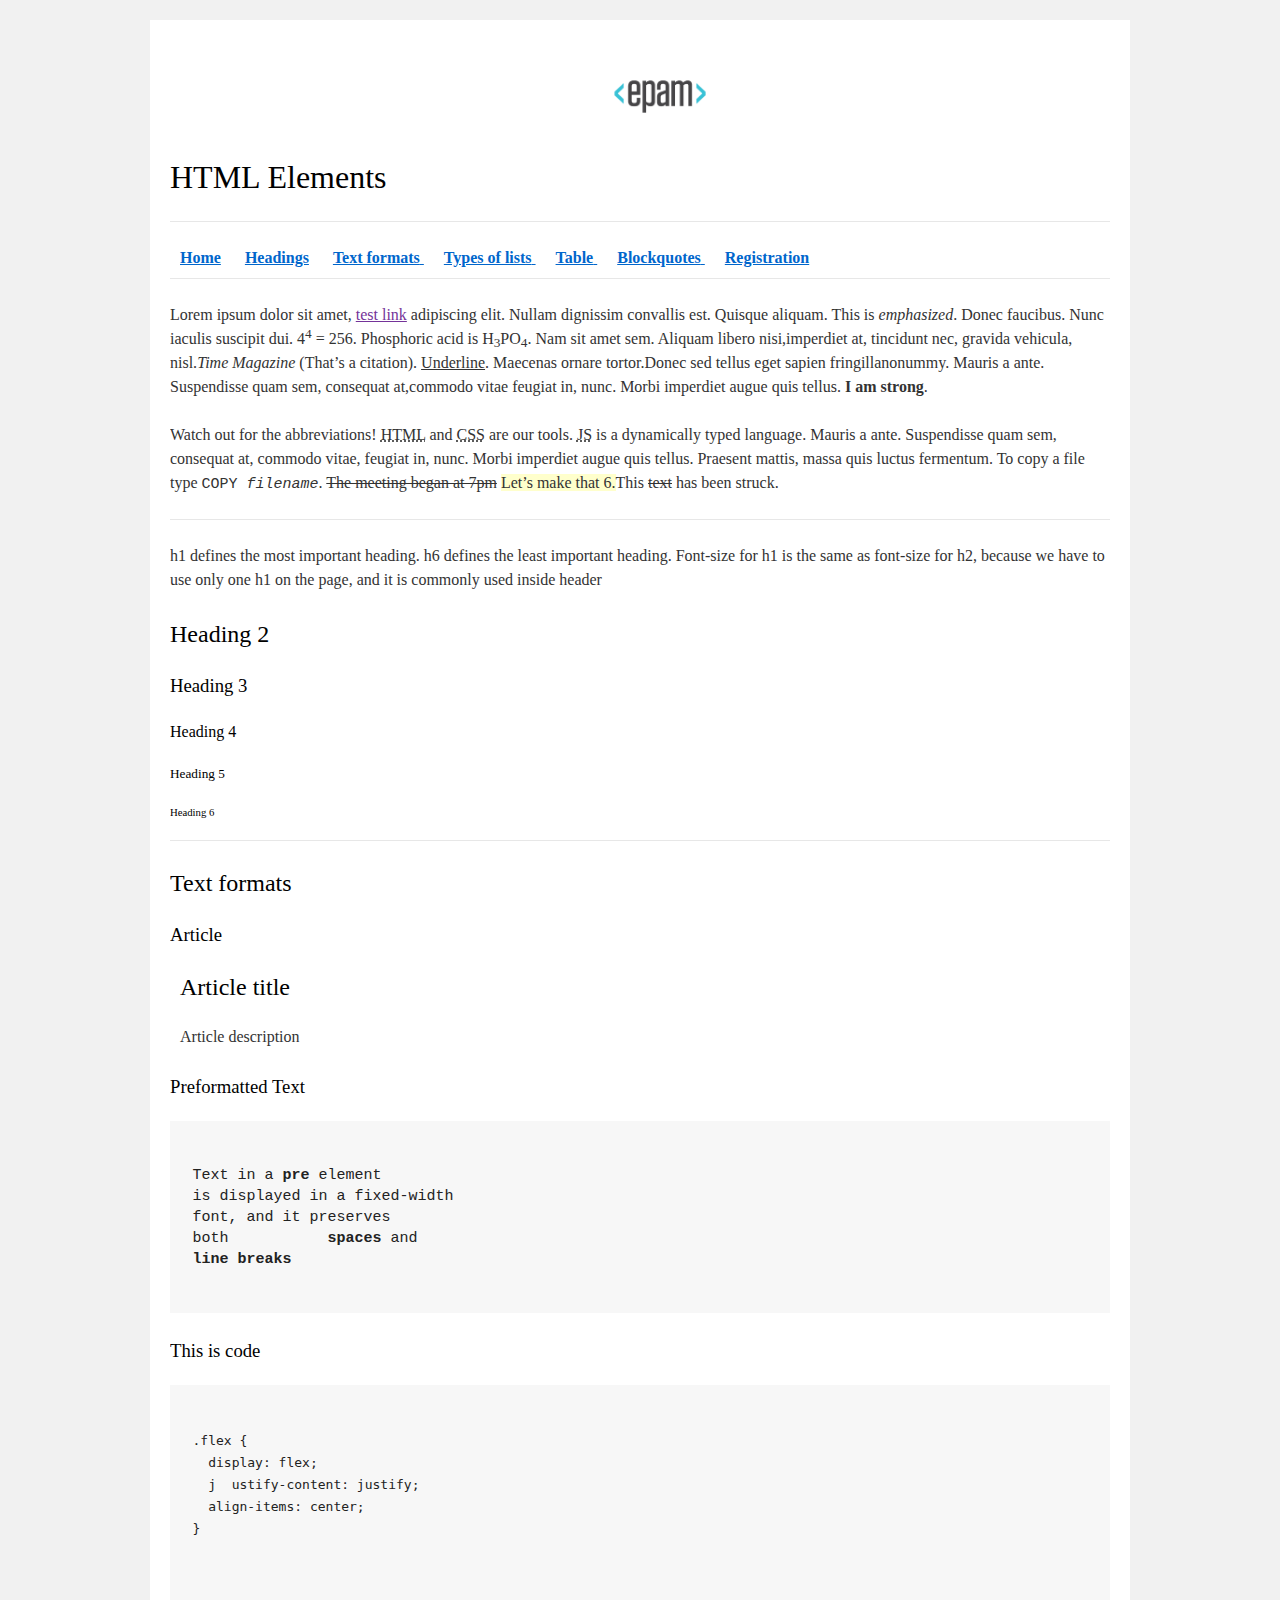
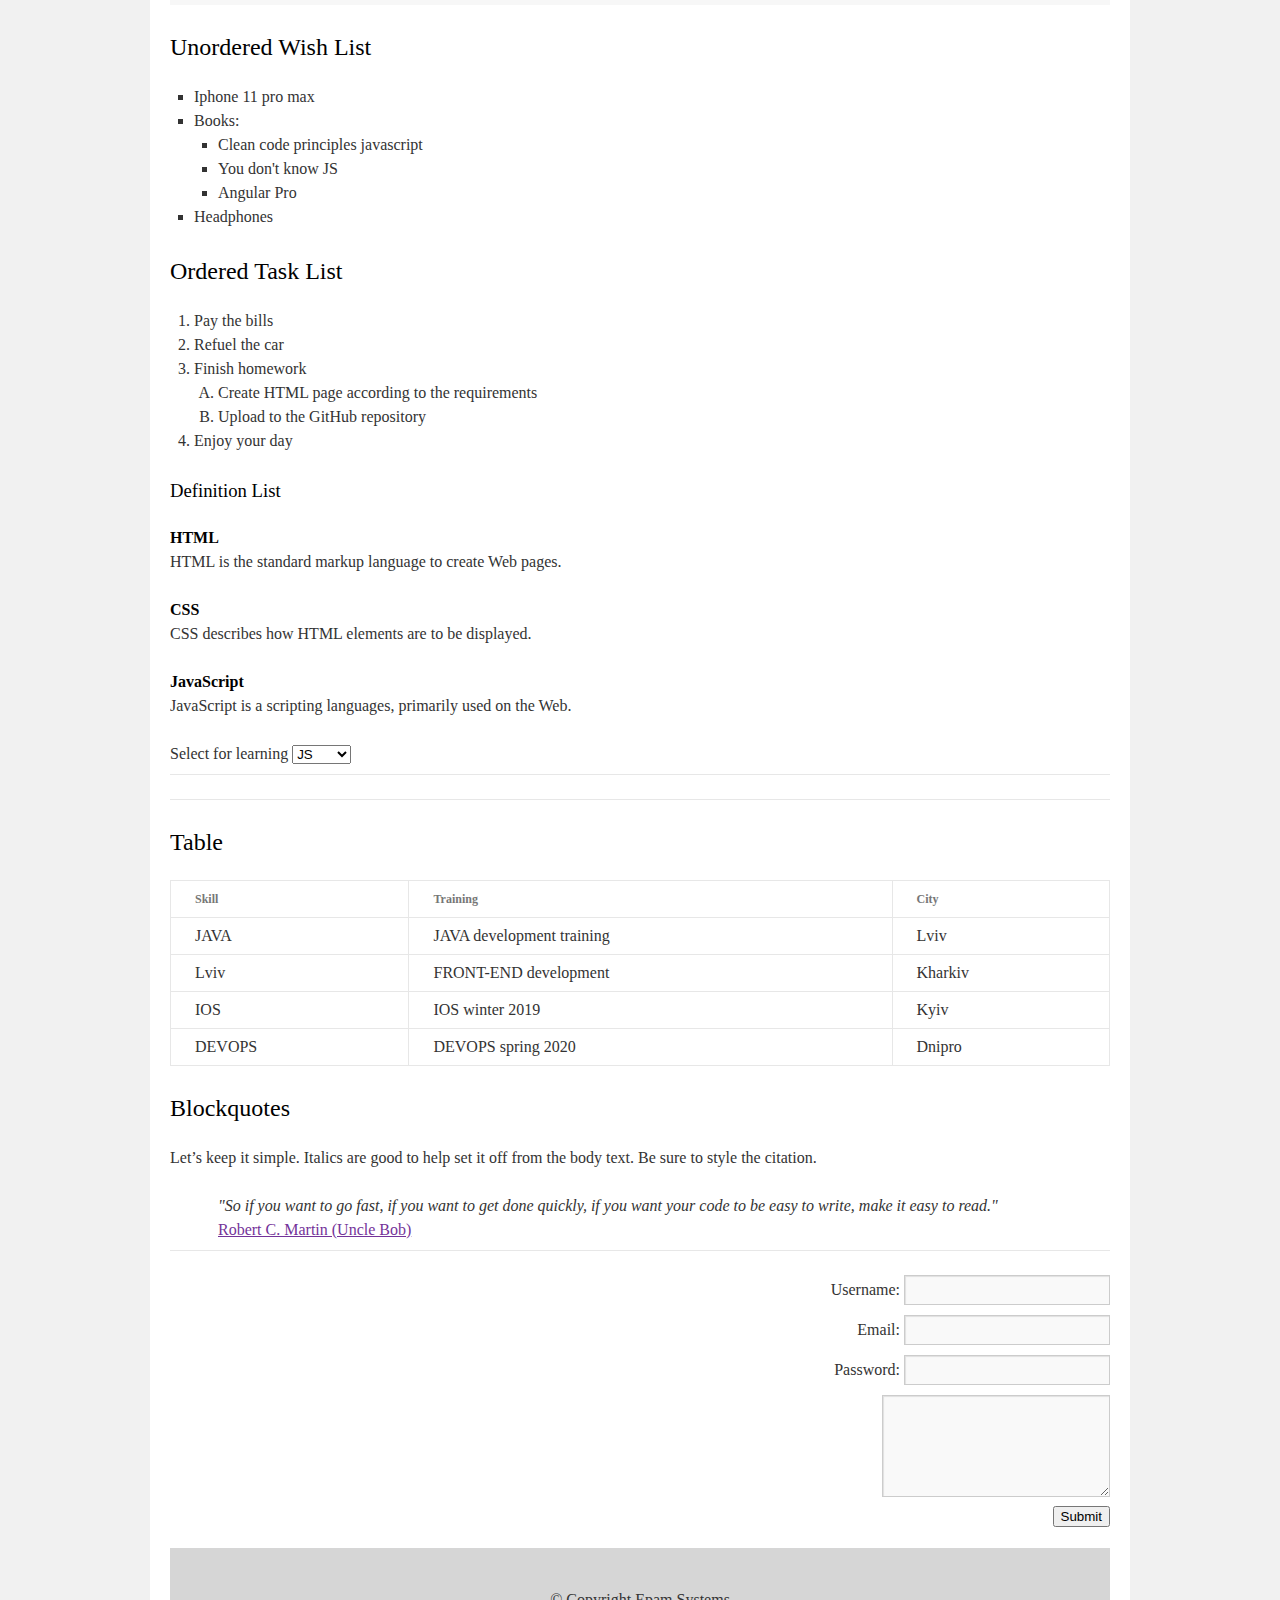
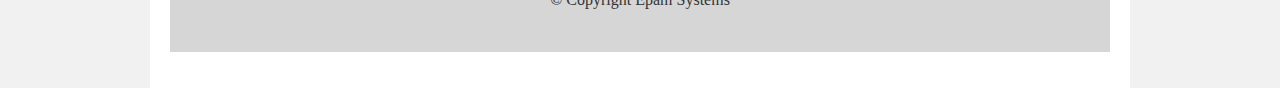
<file: FL12_HW1/homework/index.html>
<!DOCTYPE html>
<html lang="en">

<head>
    <meta charset="utf-8">
    <title>HTML Basics</title>
    <link rel="stylesheet" href="style.css">
</head>

<body>
    <div id="wrapper">
        <div id="main">
            <div id="container">
                <div id="content" role="main">
                    <img src="logo.png" alt="logo epam">
                    <header id="home">
                        <h1>HTML Elements</h1>
                        <hr>
                        <nav>
                            <a href="#home"><strong>Home</strong></a>
                            <a href="#headings"> <strong>Headings</strong></a>
                            <a href="#formats"> <strong>Text formats</strong> </a>
                            <a href="#listsType"> <strong>Types of lists</strong> </a>
                            <a href="#table"> <strong>Table</strong> </a>
                            <a href="#blockquotes"> <strong>Blockquotes</strong> </a>
                            <a href="#registration"> <strong>Registration</strong> </a>
                        </nav>
                        <hr>
                        <p>
                            Lorem ipsum dolor sit amet, <a href="">test link</a> adipiscing elit. Nullam dignissim convallis est. Quisque aliquam. This is <em>emphasized</em>. Donec faucibus. Nunc iaculis suscipit dui. 4<sup>4</sup> = 256. Phosphoric
                            acid is H<sub>3</sub>PO<sub>4</sub>. Nam sit amet sem. Aliquam libero nisi,imperdiet at, tincidunt nec, gravida vehicula, nisl.<cite>Time Magazine</cite> (That’s a citation). <u>Underline</u>. Maecenas ornare tortor.Donec sed
                            tellus eget sapien fringillanonummy. Mauris a ante. Suspendisse quam sem, consequat at,commodo vitae feugiat in, nunc. Morbi imperdiet augue quis tellus. <strong>I am strong</strong>.
                        </p>

                        <p>
                            Watch out for the abbreviations! <abbr title="HyperText Markup Language">HTML</abbr> and <abbr title="Cascading Style Sheets">CSS</abbr> are our tools. <abbr title="JavaScript">JS</abbr> is a dynamically typed language. Mauris
                            a ante. Suspendisse quam sem, consequat at, commodo vitae, feugiat in, nunc. Morbi imperdiet augue quis tellus. Praesent mattis, massa quis luctus fermentum. To copy a file type <kbd>COPY <var>filename</var></kbd>. <del>The meeting began at 7pm</del>                            <ins>Let’s make that 6.</ins>This
                            <del>text</del> has been struck.
                        </p>
                        <hr>
                    </header>
                    <div id="headings">
                        <p>
                            h1 defines the most important heading. h6 defines the least important heading. Font-size for h1 is the same as font-size for h2, because we have to use only one h1 on the page, and it is commonly used inside header
                        </p>
                        <h2>Heading 2</h2>
                        <h3>Heading 3</h3>
                        <h4>Heading 4</h4>
                        <h5>Heading 5</h5>
                        <h6>Heading 6</h6>
                        <hr>
                    </div>
                    <div id="formats">
                        <h2>Text formats</h2>
                        <h3>Article</h3>
                        <article>
                            <h2>Article title</h2>
                            <p>Article description</p>
                        </article>
                        <h3>Preformatted Text</h3>
                        <pre>
                           
Text in a <b>pre</b> element
is displayed in a fixed-width
font, and it preserves
both           <b>spaces</b> and
<b>line breaks</b>

</pre>
                        <h3>This is code</h3>
                        <pre> <code> 
.flex {
  display: flex;
  j  ustify-content: justify;
  align-items: center;
}  
                            </code>
                        </pre>
                    </div>
                    <div id="listsType">
                        <h2>Unordered Wish List</h2>
                        <ul>
                            <li>Iphone 11 pro max</li>
                            <li>Books:
                                <ul>
                                    <li>Clean code principles javascript</li>
                                    <li>You don't know JS</li>
                                    <li>Angular Pro</li>
                                </ul>
                            </li>
                            <li>Headphones</li>
                        </ul>
                        <h2> Ordered Task List</h2>
                        <ol>
                            <li>Pay the bills</li>
                            <li>Refuel the car</li>
                            <li>Finish homework
                                <ol>
                                    <li>Create HTML page according to the requirements</li>
                                    <li>Upload to the GitHub repository</li>
                                </ol>
                            </li>
                            <li>Enjoy your day</li>
                        </ol>
                        <h3>Definition List</h3>
                        <dl>
                            <dt>HTML</dt>
                            <dd>HTML is the standard markup language to create Web pages.</dd>
                            <dt>CSS</dt>
                            <dd>CSS describes how HTML elements are to be displayed.</dd>
                            <dt>JavaScript</dt>
                            <dd>JavaScript is a scripting languages, primarily used on the Web.</dd>
                        </dl>
                        <span>Select for learning</span>
                        <select>
                        <option value="JS" selected> JS</option>
                        <option value="HTML">HTML</option>
                        <option value="CSS">CSS</option>
                    </select>
                        <hr>
                        <hr>
                    </div>
                    <div id="table">
                        <h2>Table</h2>
                        <table>
                            <tr>
                                <th>Skill</th>
                                <th>Training</th>
                                <th>City</th>
                            </tr>
                            <tr>
                                <td>JAVA</td>
                                <td>JAVA development training</td>
                                <td>Lviv</td>
                            </tr>
                            <tr>
                                <td>Lviv</td>
                                <td>FRONT-END development</td>
                                <td>Kharkiv</td>
                            </tr>
                            <tr>
                                <td>IOS</td>
                                <td>IOS winter 2019</td>
                                <td>Kyiv</td>
                            </tr>
                            <tr>
                                <td>DEVOPS</td>
                                <td>DEVOPS spring 2020</td>
                                <td>Dnipro</td>
                            </tr>
                        </table>
                    </div>
                    <div id="blockquotes">
                        <h2>Blockquotes</h2>
                        <p>Let’s keep it simple. Italics are good to help set it off from the body text. Be sure to style the citation.</p>
                        <blockquote>
                            "So if you want to go fast, if you want to get done quickly, if you want your code to be easy to write, make it easy to read."<br>
                            <cite> <a href=""> 
                           Robert C. Martin (Uncle Bob) 
                           </a></cite>
                        </blockquote>
                        <hr>
                    </div>
                    <div id="registration">
                        <form>
                            <label for="userName">Username:</label>
                            <input type="text" id="userName" name="userName"> <br>
                            <label for="email">Email:</label>
                            <input type="email" id="email"><br>
                            <label for="password">Password:</label>
                            <input type="password" id="password"><br>
                            <textarea cols="23" rows="4"></textarea><br>
                            <button type="submit">Submit</button>
                        </form>
                    </div>
                    <footer>
                        <span><span>&copy;</span> Copyright Epam Systems</span>
                    </footer>
                </div>
            </div>
        </div>
    </div>
</body>

</html>
</file>
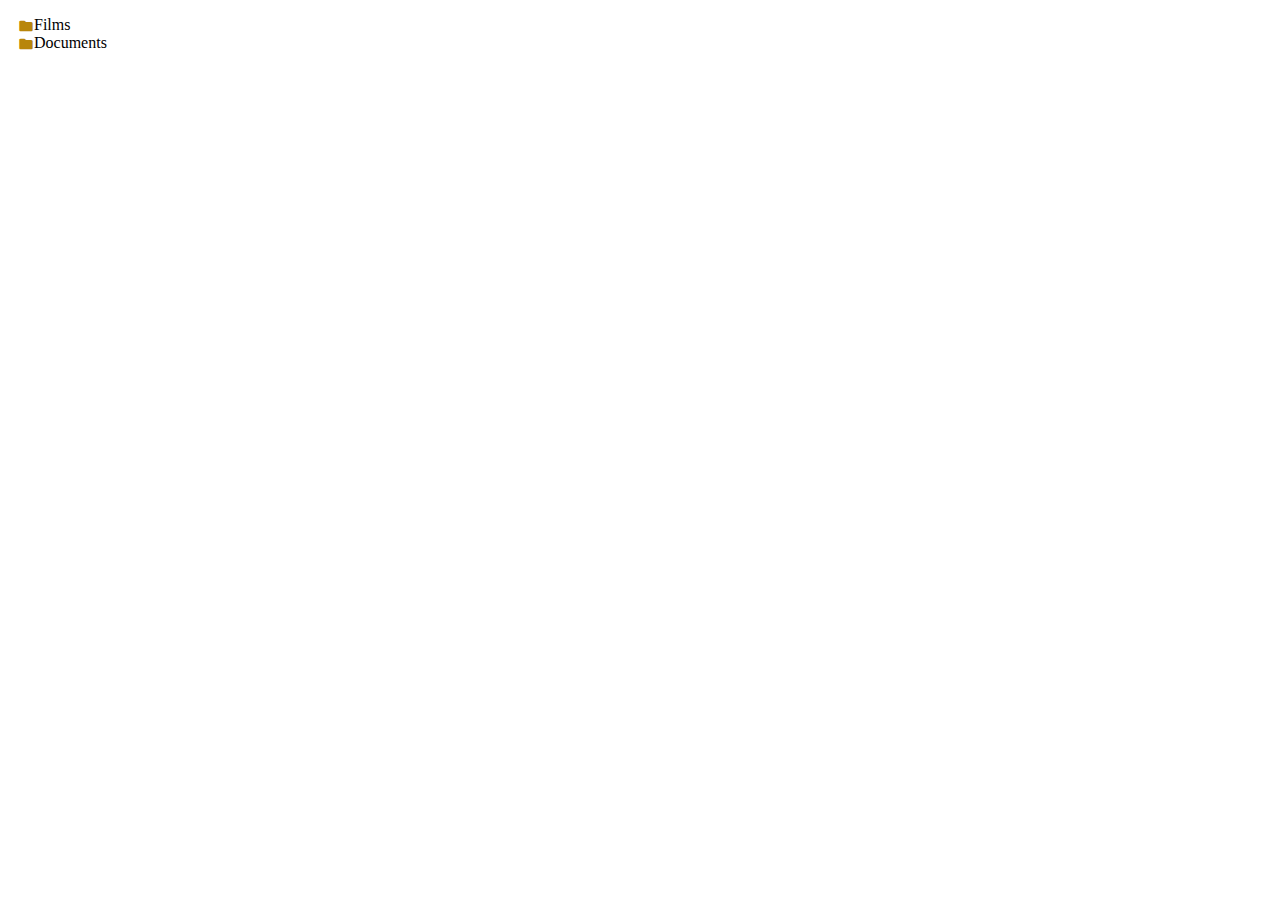
<file: FL12_HW11/homework/index.html>
<!-- DO NOT MODIFY THIS FILE -->
<!DOCTYPE html>
<html lang="en">
<head>
  <meta charset="UTF-8">
  <title>Homework 11 - DOM</title>
  <link rel="stylesheet" href="material-icons/material-icons.css">
  <link rel="stylesheet" href="styles.css">
</head>
<body>
  <div id="root">
  </div>
  <script src="app.js"></script>
</body>
</html>
</file>
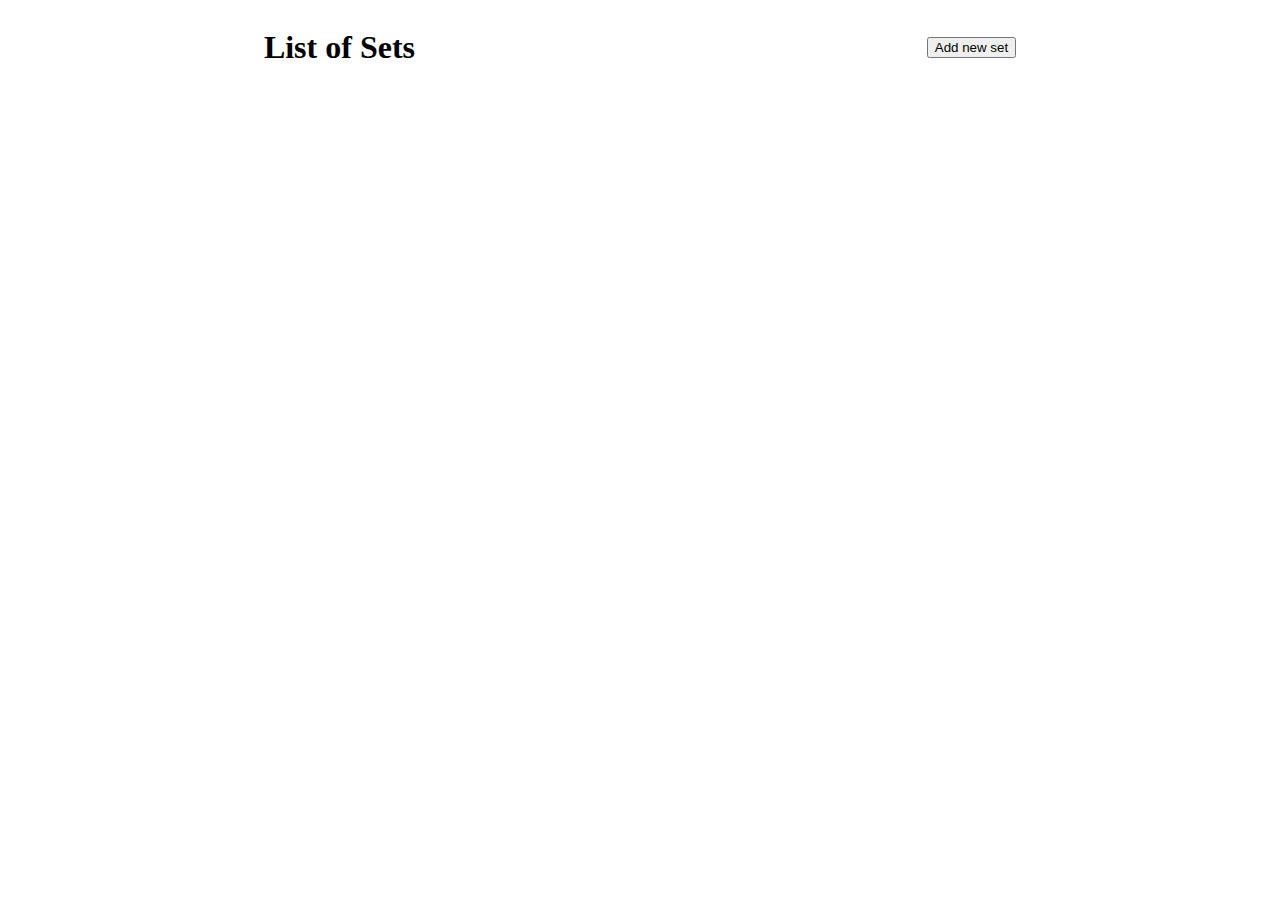
<file: FL12_HW12/homework/index.html>
<!DOCTYPE html>
<html lang="en">

<head>
  <meta charset="UTF-8">
  <title>Homework 12 - Simple TODO List</title>
  <link rel="stylesheet" href="./assets/styles.css">
  <link rel="" href="newPage.html">
</head>
<body>
  <div id="root">
    <section id="main-page">
      <header><h1 class="title">List of Sets</h1>
      <button class="add-new-set" href="#/add_new-set-page">Add new set</button ></header>
        <ul class="sets" id="sets-list">
        </ul>
    </section>

  <section  class="addSet" id="#/add_new-set">
    <div class="set">
      <div class="set-top">
        <label for="name" class="label">Name</label>
        <input type="text" id='name' placeholder="">
        <div class="tooltip">
          <span>Please fill this field in</span>
        </div>
        <button class="add-terms">Add terms</button>
      </div>
      <div id="sets"></div>
    </div>
  </section>
  <section class="modify" id="#/modify:item/id-modPage">
    <h1>modify test page</h1>
    <div class="modifyTop">
      <input type="text" placeholder="name" class="modify-name">
    </div>
    <div class="modify-fields">
    </div>
    <div class="modify-buttons">
    <button data-save="true">Save Changes</button>
    <button data-save="false">Cancel</button>
    </div>
  </section>
  
  <script src="./src/app.js"></script>
</body>

</html>
</file>
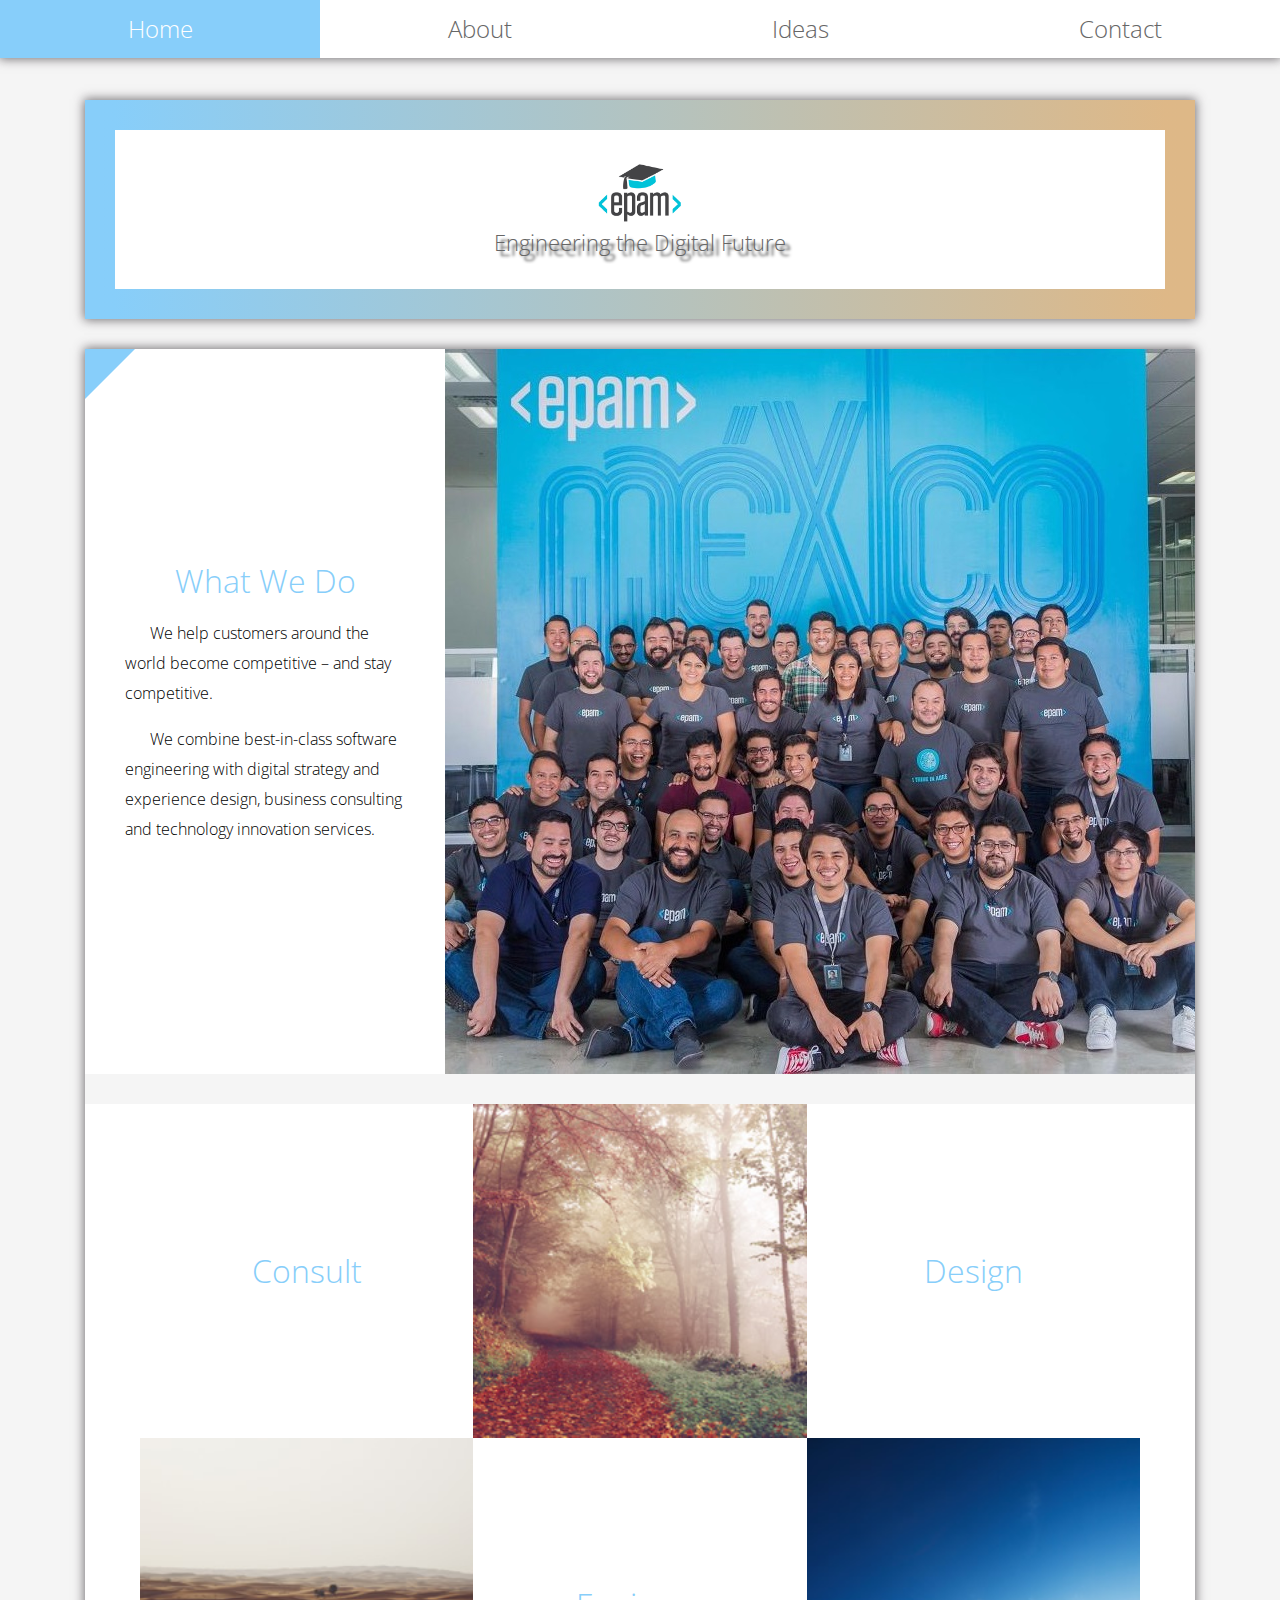
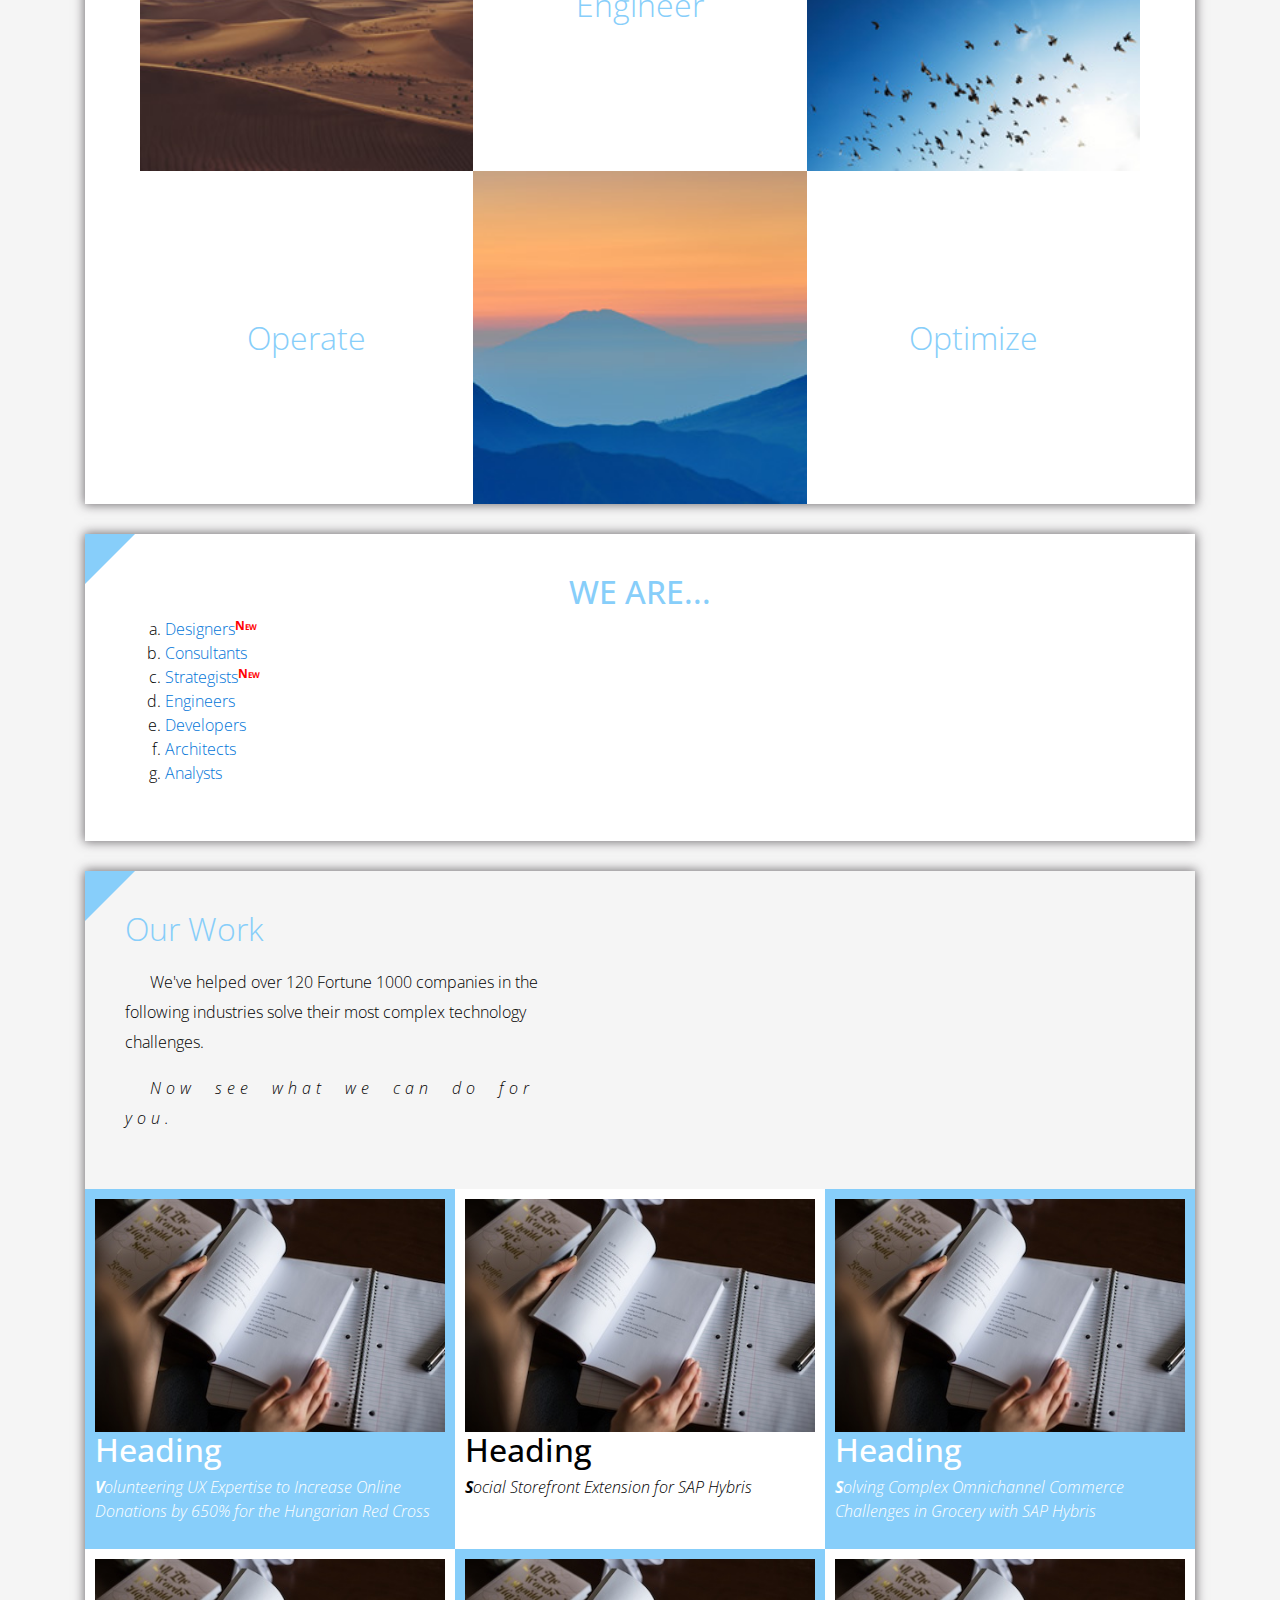
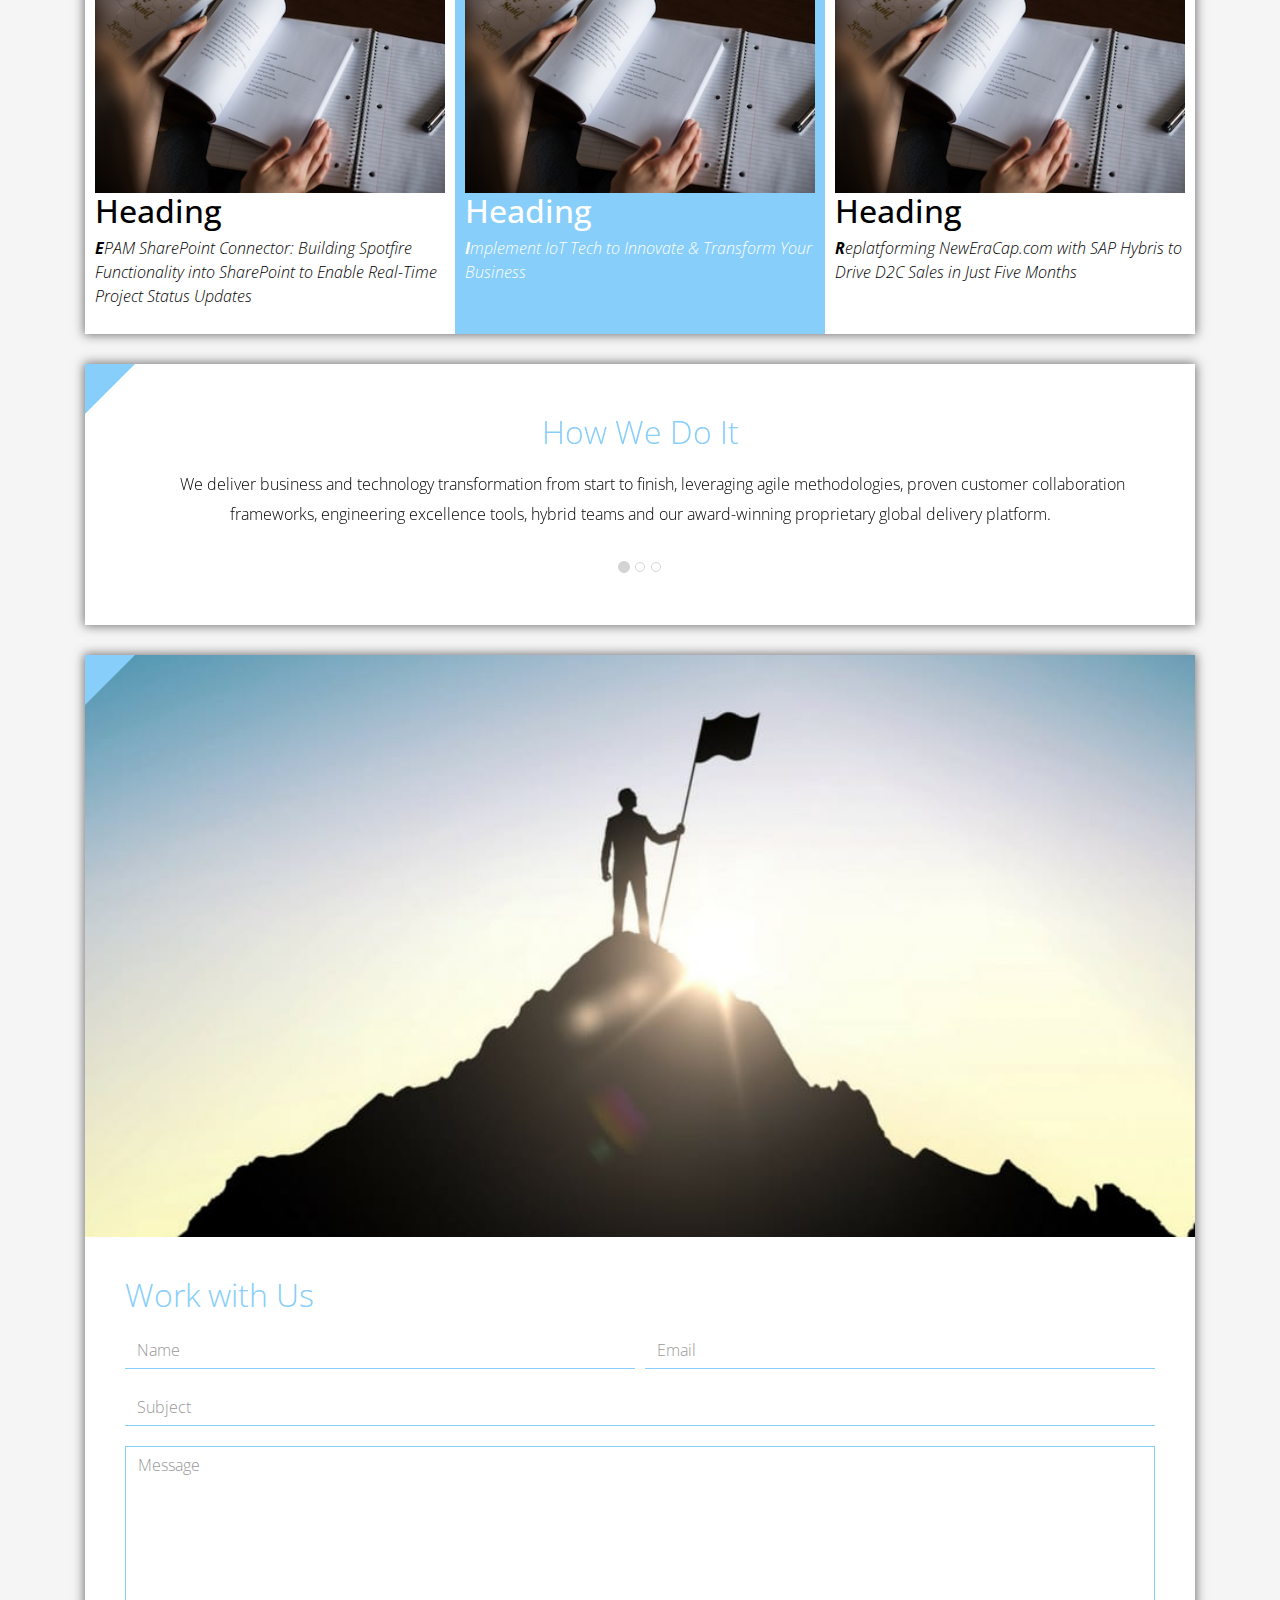
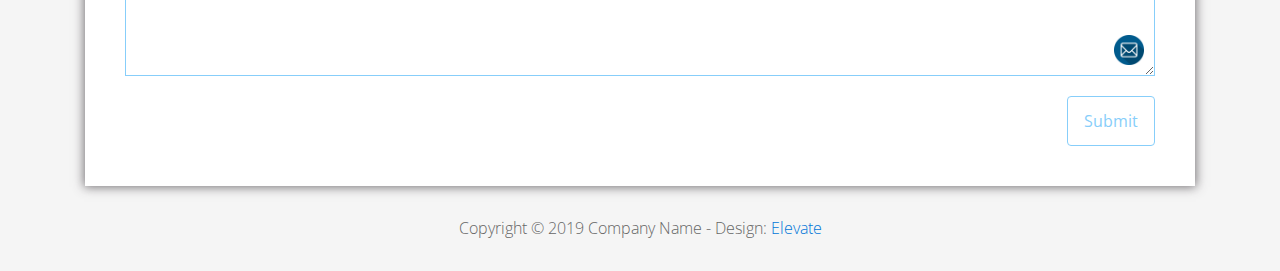
<file: FL12_HW2/homework/index.html>
<!DOCTYPE html>
<html lang="en">
<head>
  <meta charset="utf-8">
  <meta http-equiv="X-UA-Compatible" content="IE=edge">
  <meta name="viewport" content="width=device-width, initial-scale=1">

  <title>CSS Basics HW</title>



  <!-- load stylesheets -->
  <link rel="stylesheet" href="http://fonts.googleapis.com/css?family=Open+Sans:300,400">
  <!-- Google web font "Open Sans" -->
  <link rel="stylesheet" href="css/bootstrap.min.css">
  <!-- Bootstrap style -->
  <link rel="stylesheet" href="css/general.css">
  <link rel="stylesheet" href="css/style.css">
  <!-- Templatemo style -->
</head>

<body>
<div class="container">

  <div class="tm-sidebar">
    <nav class="tm-main-nav">
      <ul>
        <li class="tm-nav-item"><a href="#home" class="tm-nav-item-link">Home</a></li>
        <li class="tm-nav-item"><a href="#about" class="tm-nav-item-link">About</a></li>
        <li class="tm-nav-item"><a href="#ideas" class="tm-nav-item-link">Ideas</a></li>
        <li class="tm-nav-item"><a href="#contact" class="tm-nav-item-link">Contact</a></li>
      </ul>
    </nav>
  </div>

  <div class="tm-main-content">

    <div id="home" class="tm-content-box tm-content-header margin-b-10">
      <div class="tm-banner">
        <div class="tm-banner-inner">
          <img src="img/epam_logo.png" width="100" alt="">
          <p class="tm-banner-text">Engineering the Digital Future</p>
        </div>
      </div>
    </div>

    <section>
      <div class="tm-content-box flex-2-col">

        <div class="padding-medium flex-item tm-team-description-container flex-item">
          <h2 class="tm-section-title">What We Do</h2>
          <p class="tm-section-description">We help customers around the world become competitive – and stay competitive.</p>
          <p class="tm-section-description"> We combine best-in-class software engineering with digital strategy and experience design, business consulting and technology innovation services.</p>
        </div>
        <div class="flex-item tm-team-img">
          <img src="img/epam-mexico.jpg" alt="epam-mexico">
        </div>

      </div>

      <div id="about" class="tm-content-box">

        <ul class="boxes gallery-container">
          <li class="box box-bg">
            <h2 class="tm-section-title tm-section-title-box tm-box-bg-title">Consult</h2>
          </li>
          <li class="box">
            <a href="img/idea-large-01.jpg">
              <img src="img/idea-01.jpg" alt="Image" class="img-fluid thumbnail box-img">
            </a>
          </li>
          <li class="box box-bg">
            <h2 class="tm-section-title tm-section-title-box tm-box-bg-title">Design</h2>
          </li>
          <li class="box">
            <a href="img/idea-large-02.jpg">
              <img src="img/idea-02.jpg" alt="Image" class="img-fluid thumbnail box-img">
            </a>
          </li>
          <li class="box box-bg">
            <h2 class="tm-section-title tm-section-title-box tm-box-bg-title">Engineer</h2>
          </li>
          <li class="box">
            <a href="img/idea-large-03.jpg">
              <img src="img/idea-03.jpg" alt="Image" class="img-fluid thumbnail box-img">
            </a>
          </li>
          <li class="box box-bg">
            <h2 class="tm-section-title tm-section-title-box tm-box-bg-title">Operate</h2>
          </li>
          <li class="box">
            <a href="img/idea-large-04.jpg">
              <img src="img/idea-04.jpg" alt="Image" class="img-fluid thumbnail box-img">
            </a>
          </li>
          <li class="box box-bg">
            <h2 class="tm-section-title tm-section-title-box tm-box-bg-title">Optimize</h2>
          </li>
        </ul>

      </div>

    </section>

    <!-- slider -->
    <section class="heading tm-content-box">
      <div class="padding-medium">
        <h2> WE ARE...</h2>
        <ol>
          <li><a href="index.html" class="text">Designers</a></li>
          <li><a href="index.html">Consultants</a></li>
          <li><a href="#" class="text">Strategists</a></li>
          <li><a href="#">Engineers</a></li>
          <li><a href="#">Developers</a></li>
          <li><a href="#">Architects</a></li>
          <li><a href="#">Analysts</a></li>
        </ol>
      </div>
    </section>

    <section class="blocks">
      <div class="padding-medium flex-item tm-team-description-container">
        <h2 class="tm-section-title">Our Work</h2>
        <p class="tm-section-description">We've helped over 120 Fortune 1000 companies in the following industries solve their most complex technology challenges. </p>
        <p class="tm-section-description"> Now see what we can do for you.</p>
      </div>
      <div class="tm-content-box flex-2-col">
      </div>
      <div  class="tm-content-box">
        <ul class="boxes gallery-container">
          <li class="box box-work">
            <img src="img/study.jpeg" alt="Image" class="img-fluid">
            <div>
              <h2>Heading</h2>
              <p>Volunteering UX Expertise to Increase Online Donations by 650% for the Hungarian Red Cross</p>
            </div>
          </li>
          <li class="box box-work">
            <img src="img/study.jpeg" alt="Image" class="img-fluid">
            <div>
              <h2>Heading</h2>
              <p>Social Storefront Extension for SAP Hybris</p>
            </div>
          </li>
          <li class="box box-work">
            <img src="img/study.jpeg" alt="Image" class="img-fluid">
            <div>
              <h2>Heading</h2>
              <p>Solving Complex Omnichannel Commerce Challenges in Grocery with SAP Hybris</p>
            </div>
          </li>
          <li class="box box-work">
            <img src="img/study.jpeg" alt="Image" class="img-fluid">
            <div>
              <h2>Heading</h2>
              <p>EPAM SharePoint Connector: Building Spotfire Functionality into SharePoint to Enable Real-Time Project Status Updates</p>
            </div>
          </li>
          <li class="box box-work">
            <img src="img/study.jpeg" alt="Image" class="img-fluid">
            <div>
              <h2>Heading</h2>
              <p>Implement IoT Tech to Innovate &amp; Transform Your Business</p>
            </div>
          </li>
          <li class="box box-work">
            <img src="img/study.jpeg" alt="Image" class="img-fluid">
            <div>
              <h2>Heading</h2>
              <p>Replatforming NewEraCap.com with SAP Hybris to Drive D2C Sales in Just Five Months</p>
            </div>
          </li>
        </ul>

      </div>
    </section>

    <section id="ideas">
      <div id="tmCarousel" class="carousel slide tm-content-box" data-ride="carousel">

        <ol class="carousel-indicators">
          <li data-target="#tmCarousel" data-slide-to="0" class="active"></li>
          <li data-target="#tmCarousel" data-slide-to="1" class=""></li>
          <li data-target="#tmCarousel" data-slide-to="2" class=""></li>
        </ol>

        <div class="carousel-inner" role="listbox">

          <div class="carousel-item active">
            <div class="carousel-content">
              <div class="flex-item">
                <h2 class="tm-section-title">How We Do It</h2>
                <p class="tm-section-description carousel-description">We deliver business and technology transformation from start to finish, leveraging agile methodologies, proven customer collaboration frameworks, engineering excellence tools, hybrid teams and our award-winning proprietary global delivery platform.</p>
              </div>
            </div>
          </div>

          <div class="carousel-item">
            <div class="carousel-content">
              <div class="flex-item">
                <h2 class="tm-section-title">Our Clients</h2>
                <p class="tm-section-description carousel-description">Lorem ipsum dolor sit amet,
                  consectetur adipiscing elit. Quisque vel nisi pharetra nibh varius pharetra ac
                  sagittis nisi. Etiam pharetra vestibulum hendrerit. Pellentesque interdum metus
                  sed massa rutrum.</p>
              </div>
            </div>
          </div>

          <div class="carousel-item">
            <div class="carousel-content">
              <div class="flex-item">
                <h2 class="tm-section-title">Our Projects</h2>
                <p class="tm-section-description carousel-description">Donec ex libero, fringilla
                  vitae purus sit amet, rhoncus pharetra lorem. Pellentesque id sem id lacus
                  ultricies vehicula. Aliquam rutrum mi non. Pellentesque interdum metus sed massa
                  rutrum.</p>
              </div>
            </div>
          </div>

        </div>

      </div>
    </section>

    <section class="tm-content-box">
      <img src="img/contact-us.jpg" alt="Contact image" class="img-fluid img-contact-us">

      <div id="contact" class="padding-medium">
        <h2 class="tm-section-title">Work with Us</h2>
        <form action="#contact" method="get" class="contact-form">

          <div class="form-group col-xs-12 col-sm-12 col-md-6 col-lg-6 form-group-2-col-left">
            <input type="text" id="contact_name" name="contact_name" class="form-control"
                   placeholder="Name" required/>
          </div>
          <div class="form-group col-xs-12 col-sm-12 col-md-6 col-lg-6 form-group-2-col-right mandatory-field">
            <input type="email" id="contact_email" name="contact_email" class="form-control"
                   placeholder="Email" required/>
          </div>
          <div class="form-group">
            <input type="text" id="contact_subject" name="contact_subject" class="form-control"
                   placeholder="Subject" required/>
          </div>
          <div class="form-group">
            <textarea id="contact_message" name="contact_message" class="form-control" rows="9"
                      placeholder="Message" required></textarea>
          </div>

          <button type="submit" class="btn btn-primary submit-btn">Submit</button>

        </form>
      </div>
    </section>

    <footer class="tm-footer">
      <p class="text-xs-center">Copyright &copy; 2019 Company Name

        - Design: <a rel="nofollow" href="http://www.templatemo.com/tm-481-elevate"
                     target="_parent">Elevate</a></p>
    </footer>

  </div>

</div>

</body>
</html>
</file>
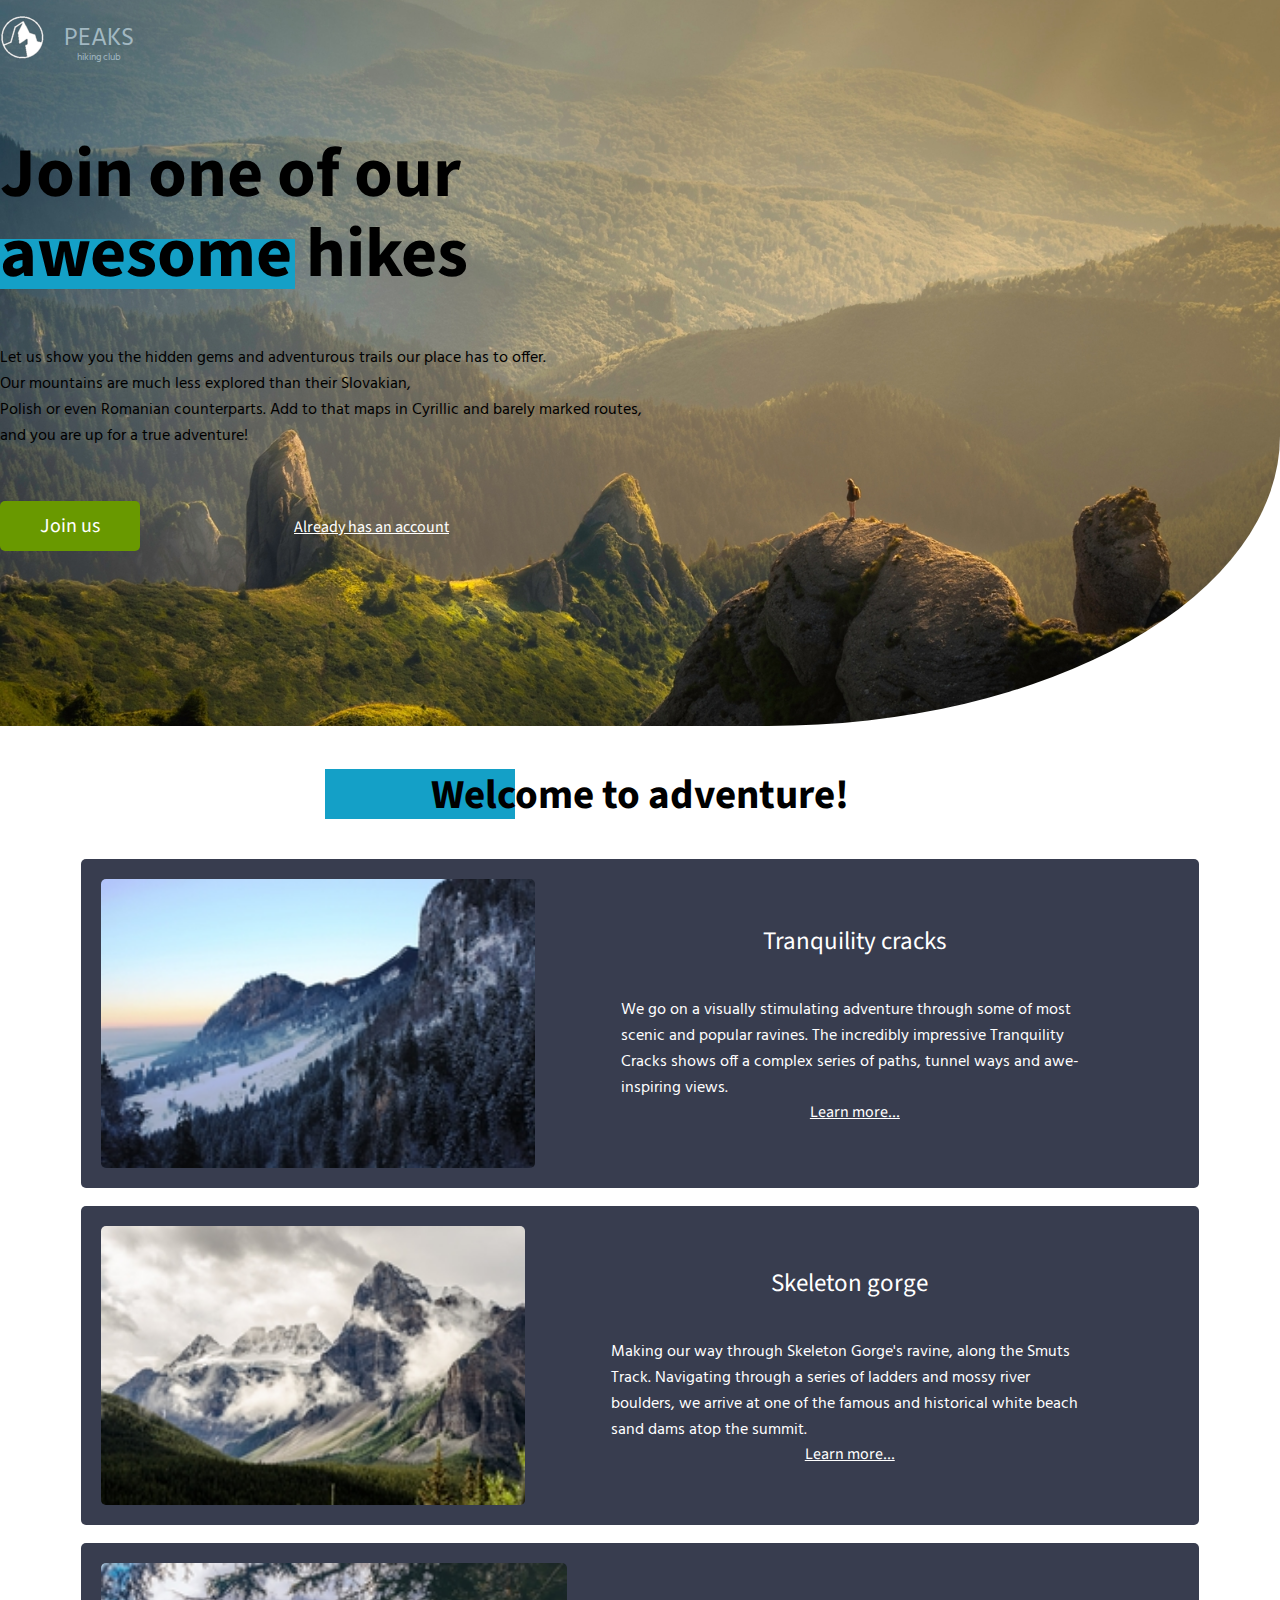
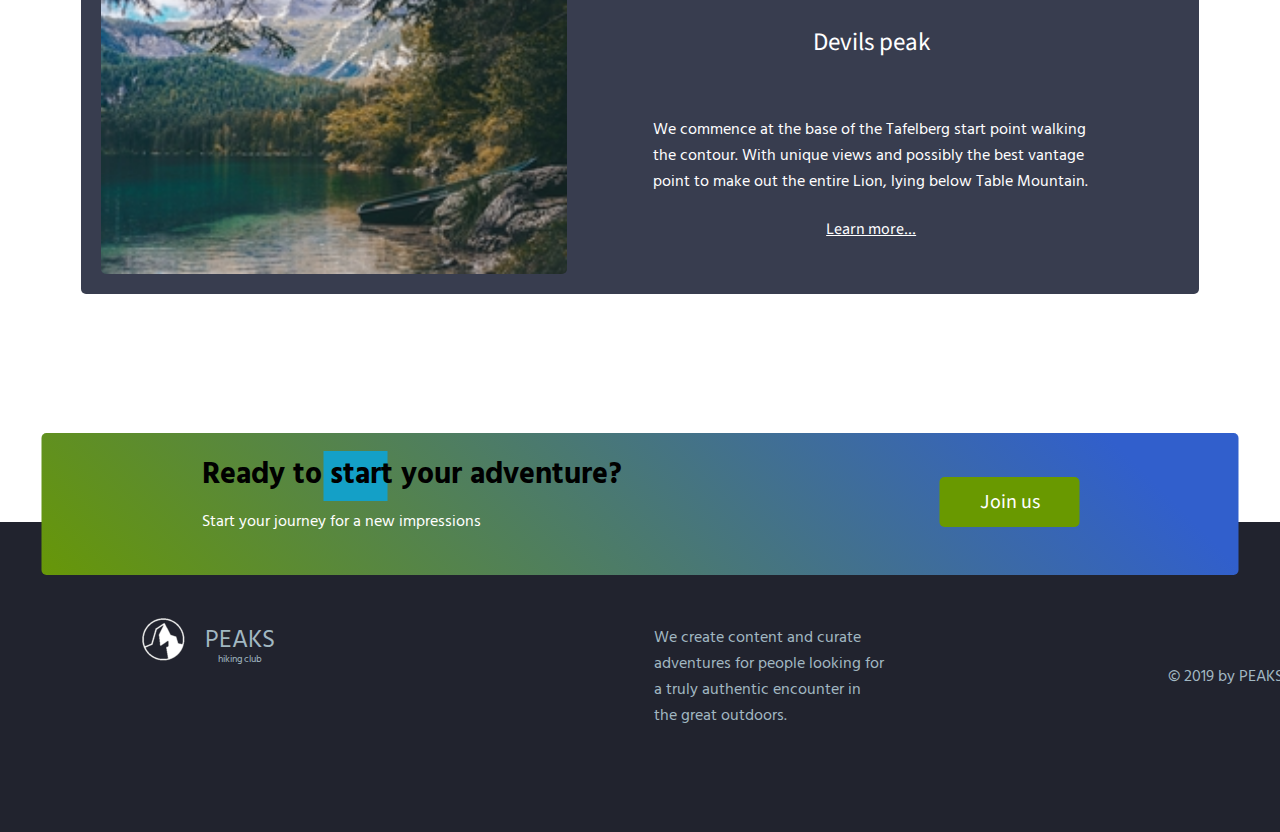
<file: FL12_HW3/homework/index.html>
<!DOCTYPE html>
<html lang="en">

<head>
    <meta charset="UTF-8">
    <meta name="viewport" content="width=device-width, initial-scale=1.0">
    <meta http-equiv="X-UA-Compatible" content="ie=edge">
    <link href="https://fonts.googleapis.com/css?family=Hind:400,600%7CSource+Sans+Pro:400,600,700%7CFresca"
          rel="stylesheet"/>

    <!-- Styles should be switched here: -->

    <link rel="stylesheet" type="text/css" href="css/style1.css">
    <!--     <link rel="stylesheet" type="text/css" href="css/style2.css">-->

    <title>PEAKS hiking club</title>
</head>

<body>
<header class="header">
    <div class="header-wrap">
        <div class="landing-logo">
            <img src="img/m-logo.png" alt="logo"/>
            <p>PEAKS<span>hiking club</span></p>
        </div>
        <p class="header_heading">
            Join one of our awesome hikes
        </p>
        <p class="header_text">
            Let us show you the hidden gems and adventurous trails our place has to offer.
            Our mountains are much less explored than their Slovakian,
            Polish or even Romanian counterparts. Add to that maps in Cyrillic and barely marked routes,
            and you are up for a true adventure!
        </p>
        <div>
            <button class="header_button">Join us</button>
            <a href="#" class="login">Already has an account</a>
        </div>
    </div>
</header>
<main class="section">
    <p class="section_text">
        Welcome to adventure!
    </p>
    <div class="section_card_wrap">
        <div class="section_card">
            <img class="section_card_img"
                 src="img/m-1.jpg"
                 alt="experts"/>
            <div class="section_card_right_container">
                <p class="section_card_heading">
                    Tranquility cracks
                </p>
                <p class="section_card_text">
                    We go on a visually stimulating adventure through some of most scenic and popular ravines.
                    The incredibly impressive Tranquility Cracks shows off a complex series of paths, tunnel ways and
                    awe-inspiring views.
                </p>
                <a href="#" class="section_link">Learn more...</a>
            </div>
        </div>
        <div class="section_card">
            <img class="section_card_img"
                 src="img/m-2.jpg"
                 alt="content formats"/>
            <div class="section_card_right_container">
                <p class="section_card_heading">
                    Skeleton gorge
                </p>
                <p class="section_card_text">
                    Making our way through Skeleton Gorge's ravine, along the Smuts Track.
                    Navigating through a series of ladders and mossy river boulders, we arrive at one of the famous and
                    historical white beach sand dams atop the summit.
                </p>
                <a href="#" class="section_link">Learn more...</a>
            </div>
        </div>
        <div class="section_card">
            <img class="section_card_img"
                 src="img/m-3.jpg"
                 alt="certificate"/>
            <div class="section_card_right_container">
                <p class="section_card_heading">
                    Devils peak
                </p>
                <p class="section_card_text">
                    We commence at the base of the Tafelberg start point walking the contour.
                    With unique views and possibly the best vantage point to make out the entire Lion, lying below Table
                    Mountain.
                </p>
                <a href="#" class="section_link">Learn more...</a>
            </div>
        </div>
    </div>
    <div class="section_banner">
        <div class="section_banner_text_wrap">
            <p class="section_banner_heading">
                Ready to start your adventure?
            </p>
            <p class="section_banner_text">
                Start your journey for a new impressions
            </p>
        </div>
        <button class="section_banner_button">Join us</button>
    </div>
</main>
<footer class="footer">
    <div class="footer-wrap">
        <div class="footer_logo landing-logo">
            <img src="img/m-logo.png" alt="logo"/>
            <p>PEAKS<span>hiking club</span></p>
        </div>
        <p class="footer_text">
            We create content and curate adventures for people looking for a truly authentic encounter in the great
            outdoors.
        </p>
        <span class="footer-cr">
          &copy; 2019 by PEAKS hiking club
        </span>
    </div>
</footer>
</body>

</html>
</file>
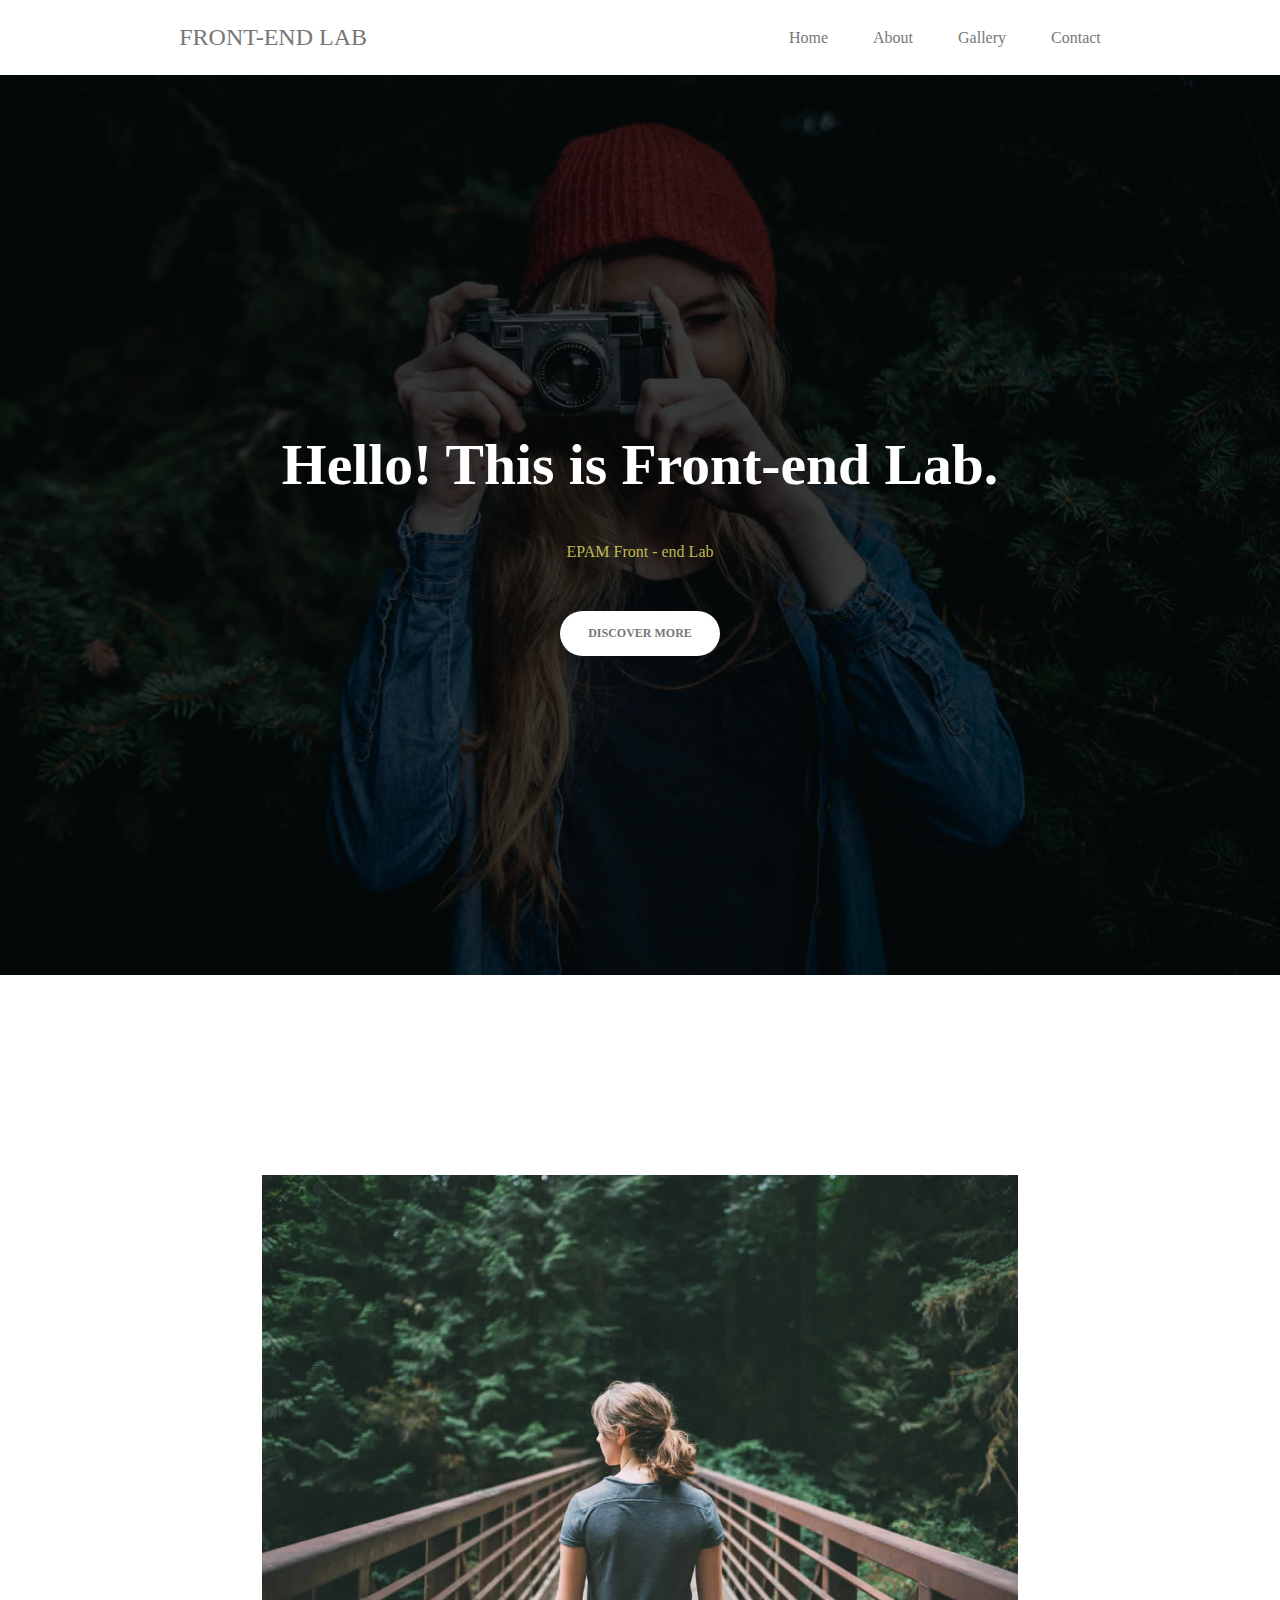
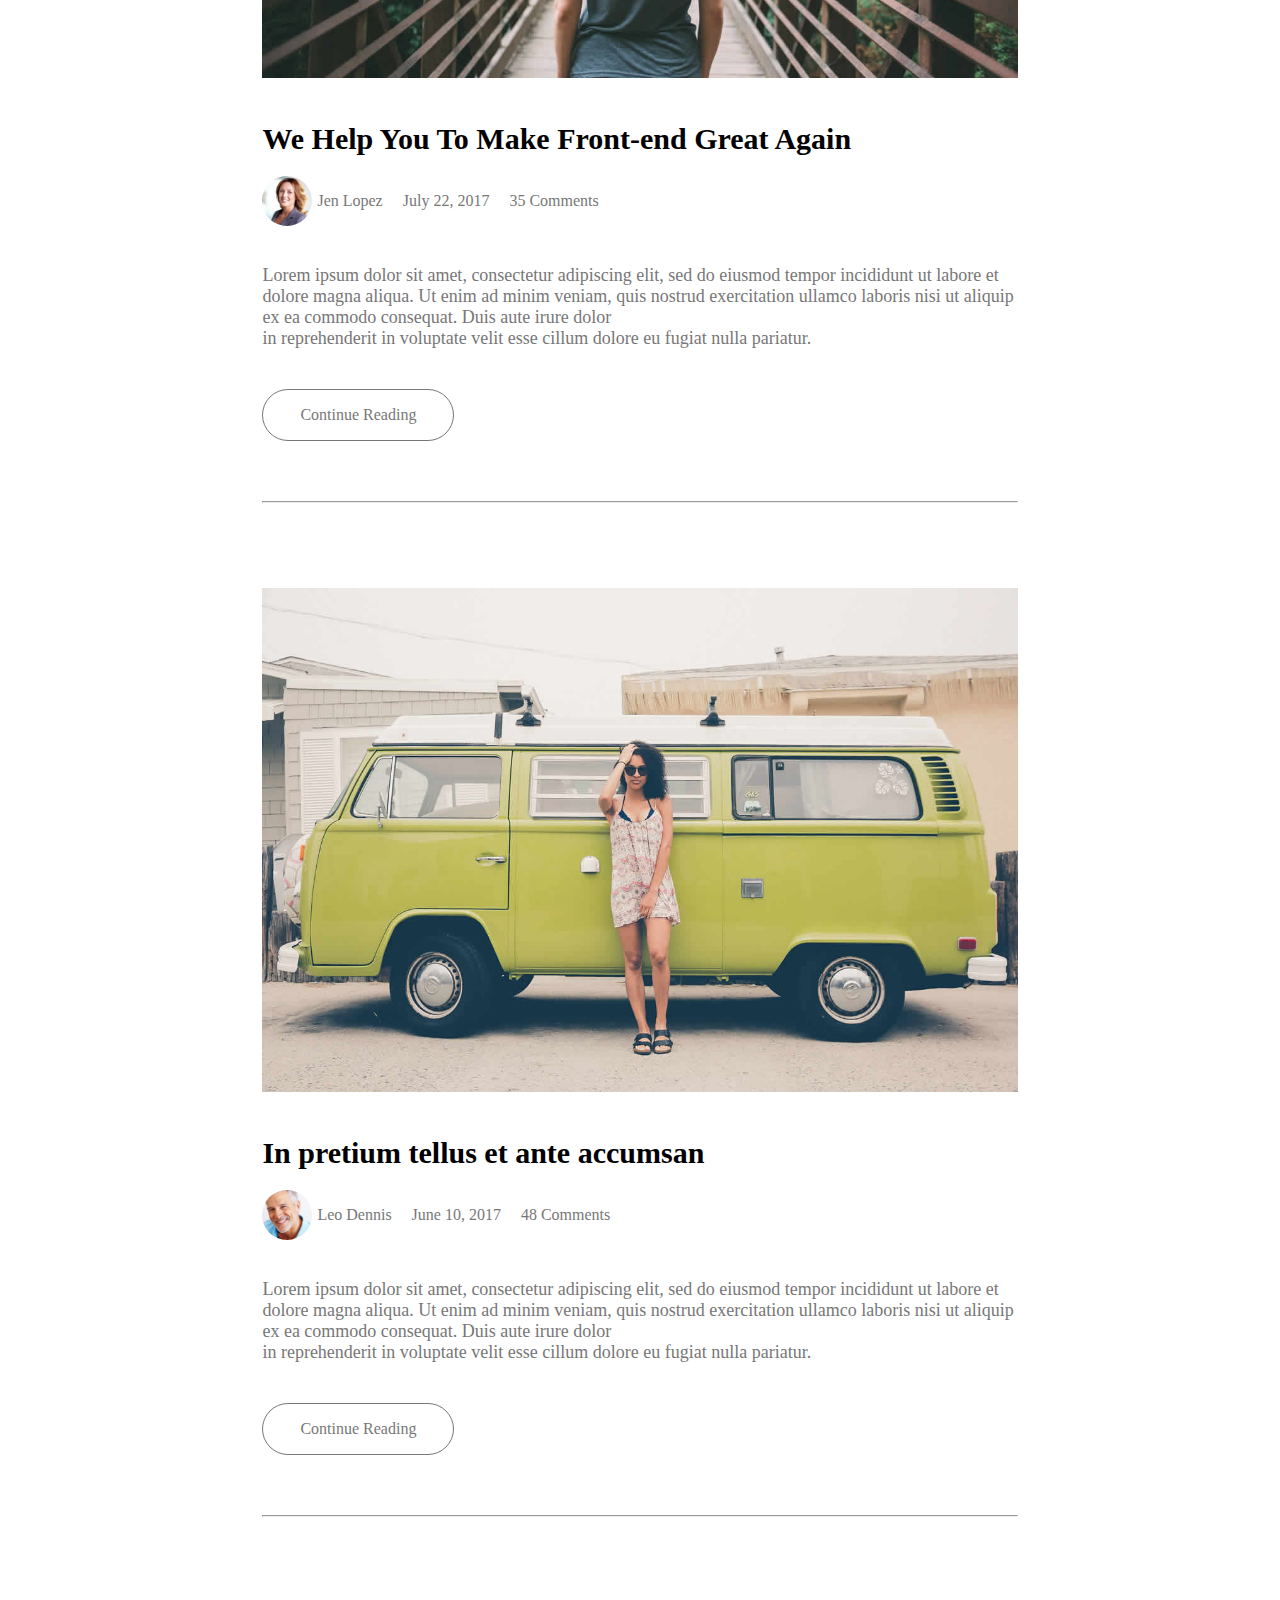
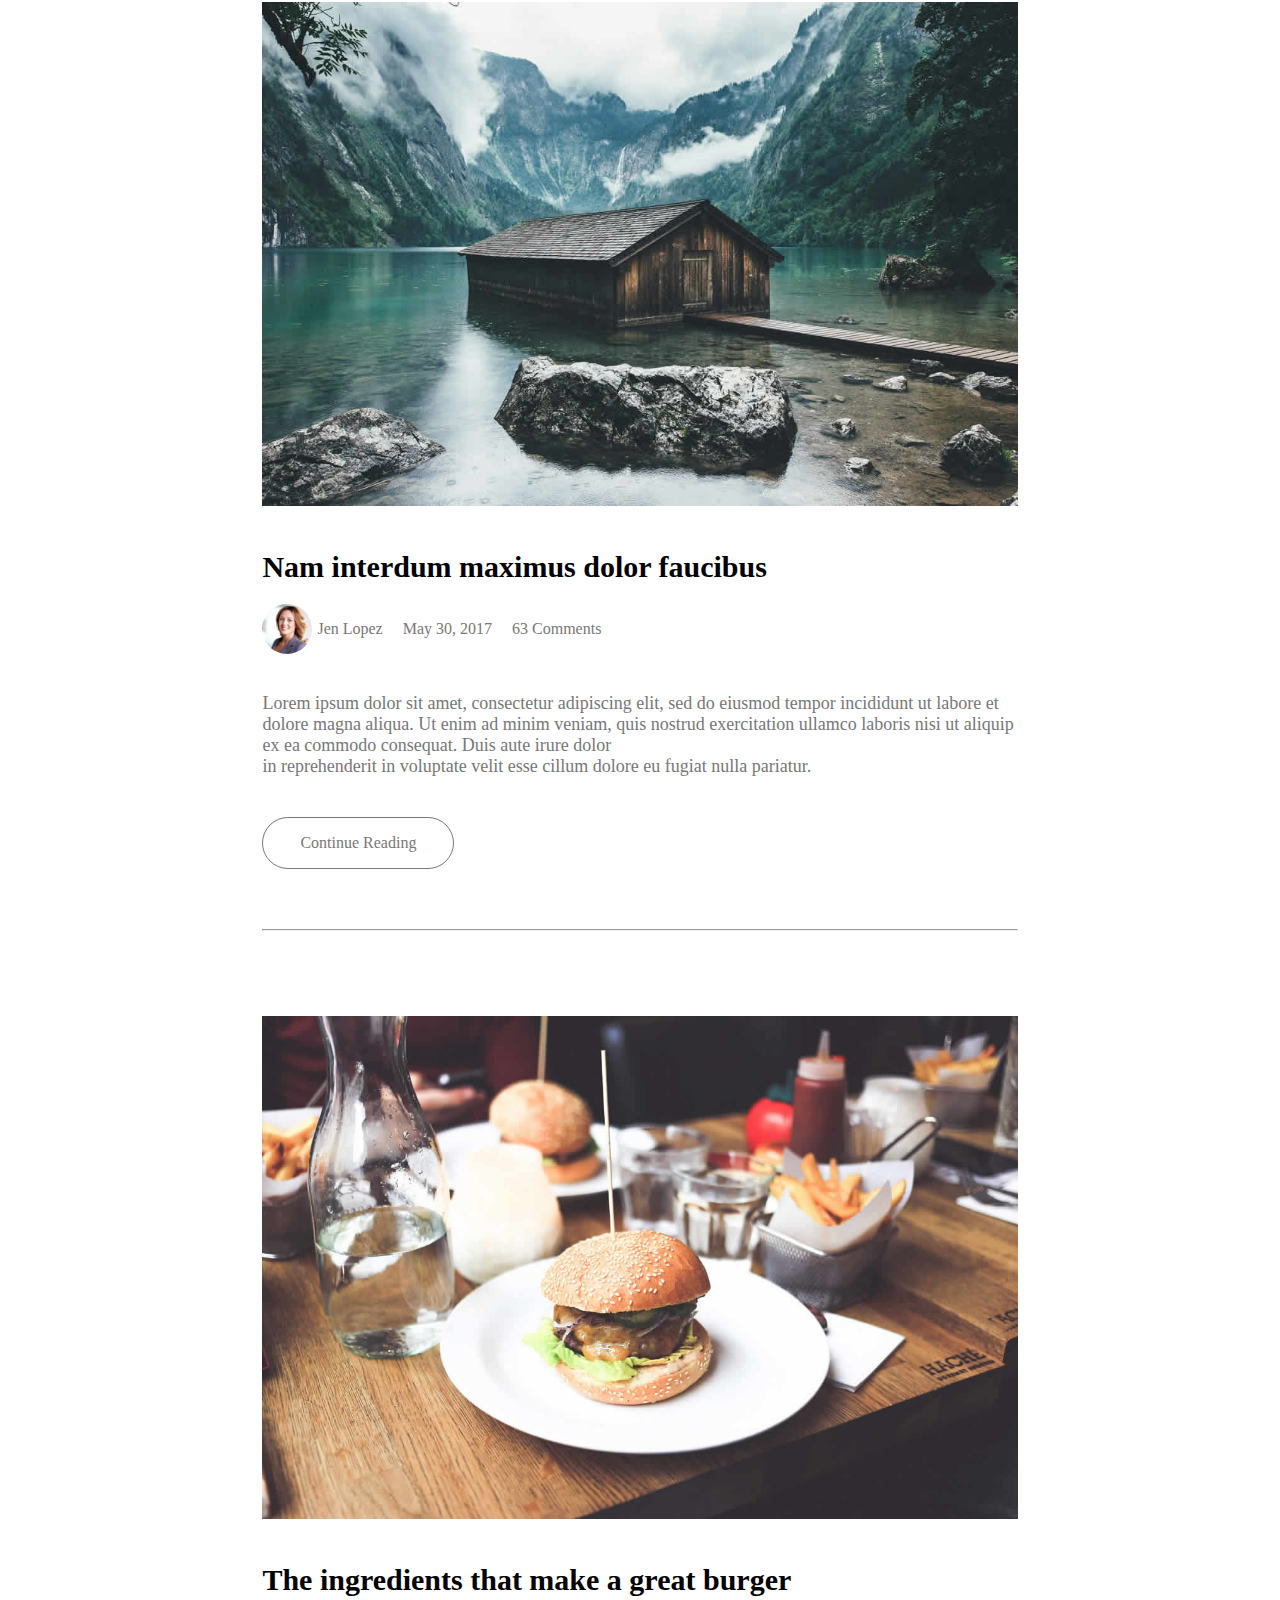
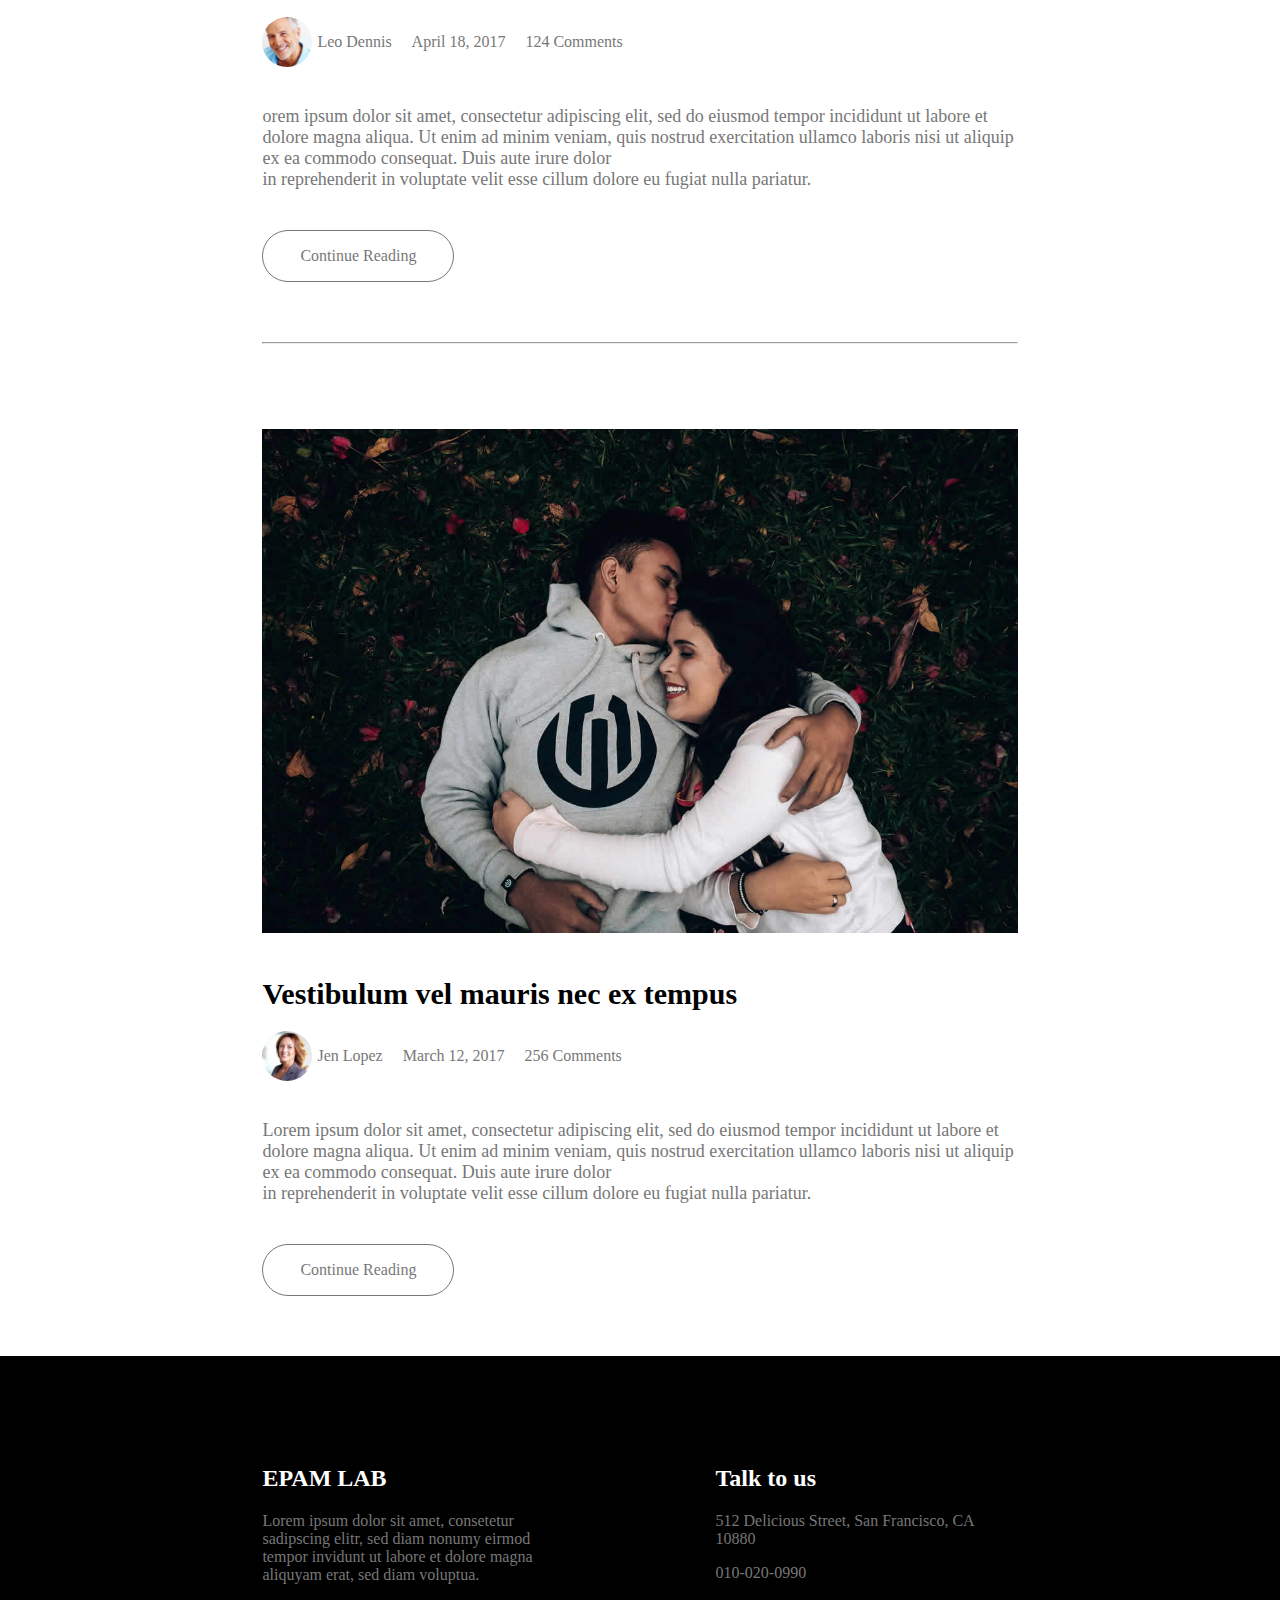
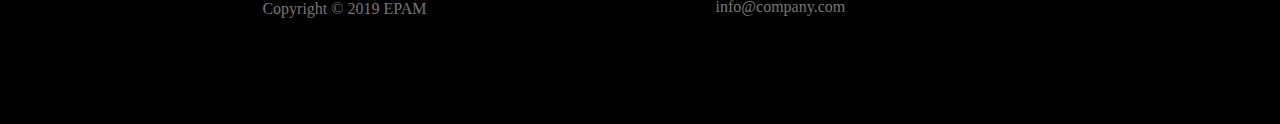
<file: FL12_HW4/homework/index.html>
<!DOCTYPE html>
<html lang="zxx">

<head>
    <meta charset="UTF-8">
    <meta name="viewport" content="width=device-width, initial-scale=1.0">
    <meta http-equiv="X-UA-Compatible" content="ie=edge">
    <link rel="stylesheet" href="css/style.css">
    <title>HW4</title>
</head>

<body>
    <div class="topbar">
        <div class="topbar__inner">
            <div class="logo">
                <p>Front-end Lab</p>
            </div>
            <nav class="main-nav">
                <ul class="nav-list">
                    <li class="nav-item"><a href="#">Home</a></li>
                    <li class="nav-item"><a href="#">About</a></li>
                    <li class="nav-item"><a href="#">Gallery</a></li>
                    <li class="nav-item"><a href="#">Contact</a></li>
                </ul>
            </nav>
        </div>
    </div>
    <header>
        <div class="container">
            <h1 class="header__title">Hello! This is Front-end Lab.</h1>
            <p class="header__subtitle">EPAM Front - end Lab</p>
            <a href="#" class="header__link">Discover More</a>
        </div>
    </header>
    <main>
        <div class="container">
            <article class="blog__post">
                <img src="img/blog-image1.jpg" class="blog__img" alt="blog post image">
                <h2 class="blog__title">We Help You To Make Front-end Great Again</h2>
                <ul class="post__stats-list">
                    <li class="post__stats-item"><img src="img/author-image1.jpg" alt="post author icon">Jen Lopez
                    </li>
                    <li class="post__stats-item">
                        July&nbsp;22, 2017
                    </li>
                    <li class="post__stats-item">
                        35&nbsp;Comments
                    </li>
                </ul>
                <p class="blog__text">
                    Lorem ipsum dolor sit amet, consectetur adipiscing elit, sed do eiusmod tempor incididunt ut labore et dolore magna aliqua. Ut enim ad minim veniam, quis nostrud exercitation ullamco laboris nisi ut aliquip ex ea commodo consequat. Duis aute irure dolor
                    in reprehenderit in voluptate velit esse cillum dolore eu fugiat nulla pariatur.</p>
                <a href="#" class="blog__link">Continue Reading</a>
            </article>
            <hr>
            <article class="blog__post">
                <img src="img/blog-image2.jpg" class="blog__img" alt="blog post image">
                <h2 class="blog__title">In pretium tellus et ante accumsan</h2>
                <ul class="post__stats-list">
                    <li class="post__stats-item"><img src="img/author-image2.jpg" alt="post author icon">Leo Dennis
                    </li>
                    <li class="post__stats-item">
                        June&nbsp;10, 2017
                    </li>
                    <li class="post__stats-item">
                        48&nbsp;Comments
                    </li>
                </ul>
                <p class="blog__text">
                    Lorem ipsum dolor sit amet, consectetur adipiscing elit, sed do eiusmod tempor incididunt ut labore et dolore magna aliqua. Ut enim ad minim veniam, quis nostrud exercitation ullamco laboris nisi ut aliquip ex ea commodo consequat. Duis aute irure dolor
                    in reprehenderit in voluptate velit esse cillum dolore eu fugiat nulla pariatur.</p>
                <a href="#" class="blog__link">Continue Reading</a>
            </article>
            <hr>
            <article class="blog__post">
                <img src="img/blog-image3.jpg" class="blog__img" alt="blog post image">
                <h2 class="blog__title">Nam interdum maximus dolor faucibus</h2>
                <ul class="post__stats-list">
                    <li class="post__stats-item"><img src="img/author-image1.jpg" alt="post author icon">Jen Lopez
                    </li>
                    <li class="post__stats-item">
                        May&nbsp;30, 2017
                    </li>
                    <li class="post__stats-item">
                        63&nbsp;Comments
                    </li>
                </ul>
                <p class="blog__text">
                    Lorem ipsum dolor sit amet, consectetur adipiscing elit, sed do eiusmod tempor incididunt ut labore et dolore magna aliqua. Ut enim ad minim veniam, quis nostrud exercitation ullamco laboris nisi ut aliquip ex ea commodo consequat. Duis aute irure dolor
                    in reprehenderit in voluptate velit esse cillum dolore eu fugiat nulla pariatur.</p>
                <a href="#" class="blog__link">Continue Reading</a>

            </article>
            <hr>
            <article class="blog__post">
                <img src="img/blog-image4.jpg" class="blog__img" alt="blog post image">
                <h2 class="blog__title">The ingredients that make a great burger</h2>
                <ul class="post__stats-list">
                    <li class="post__stats-item"><img src="img/author-image2.jpg" alt="post author icon">Leo Dennis
                    </li>
                    <li class="post__stats-item">
                        April&nbsp;18, 2017
                    </li>
                    <li class="post__stats-item">
                        124&nbsp;Comments
                    </li>
                </ul>
                <p class="blog__text">
                    orem ipsum dolor sit amet, consectetur adipiscing elit, sed do eiusmod tempor incididunt ut labore et dolore magna aliqua. Ut enim ad minim veniam, quis nostrud exercitation ullamco laboris nisi ut aliquip ex ea commodo consequat. Duis aute irure dolor
                    in reprehenderit in voluptate velit esse cillum dolore eu fugiat nulla pariatur.</p>
                <a href="#" class="blog__link">Continue Reading</a>
            </article>
            <hr>
            <article class="blog__post">
                <img src="img/blog-image5.jpg" class="blog__img" alt="blog post image">
                <h2 class="blog__title">Vestibulum vel mauris nec ex tempus</h2>
                <ul class="post__stats-list">
                    <li class="post__stats-item"><img src="img/author-image1.jpg" alt="post author icon">Jen Lopez
                    </li>
                    <li class="post__stats-item">
                        March&nbsp;12, 2017
                    </li>
                    <li class="post__stats-item">
                        256&nbsp;Comments
                    </li>
                </ul>
                <p class="blog__text">
                    Lorem ipsum dolor sit amet, consectetur adipiscing elit, sed do eiusmod tempor incididunt ut labore et dolore magna aliqua. Ut enim ad minim veniam, quis nostrud exercitation ullamco laboris nisi ut aliquip ex ea commodo consequat. Duis aute irure dolor
                    in reprehenderit in voluptate velit esse cillum dolore eu fugiat nulla pariatur.</p>
                <a href="#" class="blog__link">Continue Reading</a>
            </article>
        </div>
    </main>
    <footer>
        <div class="container">
            <div class="footer__copyright">
                <h2 class="footer__title">
                    EPAM LAB
                </h2>
                <p>
                    Lorem ipsum dolor sit amet, consetetur sadipscing elitr, sed diam nonumy eirmod tempor invidunt ut labore et dolore magna aliquyam erat, sed diam voluptua.
                </p>
                <p>Copyright © 2019 EPAM</p>
            </div>
            <div class="footer__contact">
                <h2 class="footer__title">Talk to us</h2>
                <p>
                    512 Delicious Street, San Francisco, CA 10880</p>
                <a href="tel:010-020-0990" class="footer__link">010-020-0990</a>
                <a href="mailto:info@company.com" class="footer__link">info@company.com</a>
            </div>
        </div>
    </footer>
</body>

</html>
</file>
<file: FL12_HW1/homework/style.css>
html,body,div,span,applet,object,iframe,h1,h2,h3,h4,h5,h6,p,blockquote,pre,a,abbr,acronym,address,big,cite,code,del,dfn,em,font,img,ins,kbd,q,s,samp,small,strike,strong,sub,sup,tt,var,b,u,i,center,dl,dt,dd,ol,ul,li,fieldset,form,label,legend,table,caption,tbody,tfoot,thead,tr,th,td{background:transparent;border:0;margin:0;padding:0;vertical-align:baseline}body{line-height:1}h1,h2,h3,h4,h5,h6{clear:both;font-weight:normal}ol,ul{list-style:none}blockquote{quotes:none}blockquote:before,blockquote:after{content:'';content:none}del{text-decoration:line-through}table{border-collapse:collapse;border-spacing:0}a img{border:0}#container{float:left;margin:0 -240px 0 0;width:100%}#primary,#secondary{float:right;overflow:hidden;width:220px}#secondary{clear:right}#footer{clear:both;width:100%}.one-column #content{margin:0 auto;width:640px}.single-attachment #content{margin:0 auto;width:900px}body,input,textarea,.page-title span,.pingback a.url{font-family:Georgia,"Bitstream Charter",serif}h3#comments-title,h3#reply-title,#access .menu,#access div.menu ul,#cancel-comment-reply-link,.form-allowed-tags,#site-info,#site-title,#wp-calendar,.comment-meta,.comment-body tr th,.comment-body thead th,.entry-content label,.entry-content tr th,.entry-content thead th,.entry-meta,.entry-title,.entry-utility,#respond label,.navigation,.page-title,.pingback p,.reply,.widget-title,.wp-caption-text{font-family:"Helvetica Neue",Arial,Helvetica,"Nimbus Sans L",sans-serif}input[type="submit"]{font-family:"Helvetica Neue",Arial,Helvetica,"Nimbus Sans L",sans-serif}pre{font-family:"Courier 10 Pitch",Courier,monospace}code{font-family:Monaco,Consolas,"Andale Mono","DejaVu Sans Mono",monospace}#access .menu-header,div.menu,#colophon,#branding,#main,#wrapper{margin:0 auto;width:940px}#wrapper{background:#fff;margin-top:20px;padding:0 20px}#footer-widget-area{overflow:hidden}#footer-widget-area .widget-area{float:left;margin-right:20px;width:220px}#footer-widget-area #fourth{margin-right:0}#site-info{float:left;font-size:14px;font-weight:bold;width:700px}#site-generator{float:right;width:220px}body{background:#f1f1f1}body,input,textarea{color:#666;font-size:12px;line-height:18px}hr{background-color:#e7e7e7;border:0;clear:both;height:1px;margin-bottom:18px}p{margin-bottom:18px}ul{list-style:square;margin:0 0 18px 1.5em}ol{list-style:decimal;margin:0 0 18px 1.5em}ol ol{list-style:upper-alpha}ol ol ol{list-style:lower-roman}ol ol ol ol{list-style:lower-alpha}ul ul,ol ol,ul ol,ol ul{margin-bottom:0}dl{margin:0 0 24px 0}dt{font-weight:bold}dd{margin-bottom:18px}strong{font-weight:bold}cite,em,i{font-style:italic}big{font-size:131.25%}ins{background:#ffc;text-decoration:none}blockquote{font-style:italic;padding:0 3em}blockquote cite,blockquote em,blockquote i{font-style:normal}pre{background:#f7f7f7;color:#222;line-height:18px;margin-bottom:18px;overflow:auto;padding:1.5em}abbr,acronym{cursor:help}sup,sub{height:0;line-height:1;position:relative;vertical-align:baseline}sup{bottom:1ex}sub{top:.5ex}small{font-size:smaller}input{margin-bottom:10px}input[type="text"],input[type="password"],input[type="email"],input[type="url"],input[type="number"],textarea{background:#f9f9f9;border:1px solid #ccc;box-shadow:inset 1px 1px 1px rgba(0,0,0,0.1);-moz-box-shadow:inset 1px 1px 1px rgba(0,0,0,0.1);-webkit-box-shadow:inset 1px 1px 1px rgba(0,0,0,0.1);padding:2px}a:link{color:#06c}a:visited{color:#743399}a:active,a:hover{color:#ff4b33}.screen-reader-text{clip:rect(1px,1px,1px,1px);overflow:hidden;position:absolute !important;height:1px;width:1px}#header{padding:30px 0 0 0}#site-title{float:left;font-size:30px;line-height:36px;margin:0 0 18px 0;width:700px}#site-title a{color:#000;font-weight:bold;text-decoration:none}#site-description{color:#000;clear:right;float:right;font-style:italic;margin:15px 0 18px 0;opacity:.65;width:220px}#branding img{border-top:4px solid #000;border-bottom:1px solid #000;display:block;float:left}#access{background:#000;display:block;float:left;margin:0 auto;width:940px}#access .menu-header,div.menu{font-size:13px;margin-left:12px;width:928px}#access .menu-header ul,div.menu ul{list-style:none;margin:0}#access .menu-header li,div.menu li{float:left;position:relative}#access a{color:#aaa;display:block;line-height:38px;padding:0 10px;text-decoration:none}#access ul ul{box-shadow:0 3px 3px rgba(0,0,0,0.2);-moz-box-shadow:0 3px 3px rgba(0,0,0,0.2);-webkit-box-shadow:0 3px 3px rgba(0,0,0,0.2);display:none;position:absolute;top:38px;left:0;float:left;width:180px;z-index:99999}#access ul ul li{min-width:180px}#access ul ul ul{left:100%;top:0}#access ul ul a{background:#333;line-height:1em;padding:10px;width:160px;height:auto}#access li:hover>a,#access ul ul:hover>a{background:#333;color:#fff}#access ul li:hover>ul{display:block}#access ul li.current_page_item>a,#access ul li.current_page_ancestor>a,#access ul li.current-menu-ancestor>a,#access ul li.current-menu-item>a,#access ul li.current-menu-parent>a{color:#fff}* html #access ul li.current_page_item a,* html #access ul li.current_page_ancestor a,* html #access ul li.current-menu-ancestor a,* html #access ul li.current-menu-item a,* html #access ul li.current-menu-parent a,* html #access ul li a:hover{color:#fff}#main{clear:both;overflow:hidden;padding:40px 0 0 0}#content{margin-bottom:36px}#content,#content input,#content textarea{color:#333;font-size:16px;line-height:24px}#content p,#content ul,#content ol,#content dd,#content pre,#content hr{margin-bottom:24px}#content ul ul,#content ol ol,#content ul ol,#content ol ul{margin-bottom:0}#content pre,#content kbd,#content tt,#content var{font-size:15px;line-height:21px}#content code{font-size:13px}#content dt,#content th{color:#000}#content h1,#content h2,#content h3,#content h4,#content h5,#content h6{color:#000;line-height:1.5em;margin:0 0 20px 0}#content table{border:1px solid #e7e7e7;margin:0 -1px 24px 0;text-align:left;width:100%}#content tr th,#content thead th{color:#777;font-size:12px;font-weight:bold;line-height:18px;padding:9px 24px;border-right:1px solid #e7e7e7}#content tr td{border-top:1px solid #e7e7e7;padding:6px 24px;border-right:1px solid #e7e7e7}#content tr.odd td{background:#f2f7fc}.hentry{margin:0 0 48px 0}.home .sticky{background:#f2f7fc;border-top:4px solid #000;margin-left:-20px;margin-right:-20px;padding:18px 20px}.single .hentry{margin:0 0 36px 0}.page-title{color:#000;font-size:14px;font-weight:bold;margin:0 0 36px 0}.page-title span{color:#333;font-size:16px;font-style:italic;font-weight:normal}.page-title a:link,.page-title a:visited{color:#777;text-decoration:none}.page-title a:active,.page-title a:hover{color:#ff4b33}#content .entry-title{color:#000;font-size:21px;font-weight:bold;line-height:1.3em;margin-bottom:0}.entry-title a:link,.entry-title a:visited{color:#000;text-decoration:none}.entry-title a:active,.entry-title a:hover{color:#ff4b33}.entry-meta{color:#777;font-size:12px}.entry-meta abbr,.entry-utility abbr{border:0}.entry-meta abbr:hover,.entry-utility abbr:hover{border-bottom:1px dotted #666}.single-author .by-author{position:absolute !important;clip:rect(1px 1px 1px 1px);clip:rect(1px,1px,1px,1px)}.entry-content,.entry-summary{clear:both;padding:12px 0 0 0}.entry-content .more-link{white-space:nowrap}#content .entry-summary p:last-child{margin-bottom:12px}.entry-content fieldset{border:1px solid #e7e7e7;margin:0 0 24px 0;padding:24px}.entry-content fieldset legend{background:#fff;color:#000;font-weight:bold;padding:0 24px}.entry-content input{margin:0 0 24px 0}.entry-content input.file,.entry-content input.button{margin-right:24px}.entry-content label{color:#777;font-size:12px}.entry-content select{margin:0 0 24px 0}.entry-content sup,.entry-content sub{font-size:10px}.entry-content blockquote.left{float:left;margin-left:0;margin-right:24px;text-align:right;width:33%}.entry-content blockquote.right{float:right;margin-left:24px;margin-right:0;text-align:left;width:33%}.page-link{clear:both;color:#000;font-weight:bold;line-height:48px;word-spacing:.5em}.page-link a:link,.page-link a:visited{background:#f1f1f1;color:#333;font-weight:normal;padding:.5em .75em;text-decoration:none}.home .sticky .page-link a{background:#d9e8f7}.page-link a:active,.page-link a:hover{color:#ff4b33}body.page .edit-link{clear:both;display:block}#entry-author-info{background:#f2f7fc;border-top:4px solid #000;clear:both;font-size:14px;line-height:20px;margin:24px 0;overflow:hidden;padding:18px 20px}#entry-author-info #author-avatar{background:#fff;border:1px solid #e7e7e7;float:left;height:60px;margin:0 -104px 0 0;padding:11px}#entry-author-info #author-description{float:left;margin:0 0 0 104px}#entry-author-info h2{color:#000;font-size:100%;font-weight:bold;margin-bottom:0}.entry-utility{clear:both;color:#777;font-size:12px;line-height:18px}.entry-meta a,.entry-utility a{color:#777}.entry-meta a:hover,.entry-utility a:hover{color:#ff4b33}#content .video-player{padding:0}.format-standard .wp-video,.format-standard .wp-audio-shortcode,.format-audio .wp-audio-shortcode,.format-standard .video-player{margin-bottom:24px}.home #content .format-aside p,.home #content .category-asides p{font-size:14px;line-height:20px;margin-bottom:10px;margin-top:0}.format-gallery .size-thumbnail img,.category-gallery .size-thumbnail img{border:10px solid #f1f1f1;margin-bottom:0}.format-gallery .gallery-thumb,.category-gallery .gallery-thumb{float:left;margin-right:20px;margin-top:-4px}.home #content .format-gallery .entry-utility,.home #content .category-gallery .entry-utility{padding-top:4px}.attachment .entry-content .entry-caption{font-size:140%;margin-top:24px}.attachment .entry-content .nav-previous a:before{content:'\2190\00a0'}.attachment .entry-content .nav-next a:after{content:'\00a0\2192'}#content img.size-auto,#content img.size-full,#content img.size-large,#content img.size-medium,#content .entry-attachment img,#content .widget-container img{max-width:100%;height:auto}#ie8 #content img.size-auto,#ie8 #content img.size-full,#ie8 #content img.size-large,#ie8 #content img.size-medium,#ie8 #content .entry-attachment img{width:auto}.alignleft,img.alignleft{display:inline;float:left;margin-right:24px;margin-top:4px}.alignright,img.alignright{display:inline;float:right;margin-left:24px;margin-top:4px}.aligncenter,img.aligncenter{clear:both;display:block;margin-left:auto;margin-right:auto}img.alignleft,img.alignright,img.aligncenter{margin-bottom:12px}.wp-caption{background:#f1f1f1;line-height:18px;margin-bottom:20px;max-width:100%;padding:4px;text-align:center}.wp-caption img{margin:5px 5px 0;max-width:622px}.wp-caption p.wp-caption-text{color:#777;font-size:12px;margin:5px}.wp-smiley{margin:0}.gallery{margin:0 auto 18px}.gallery .gallery-item{float:left;margin-top:0;text-align:center}.gallery-columns-1 .gallery-item{width:100%}.gallery-columns-2 .gallery-item{width:50%}.gallery-columns-3 .gallery-item{width:33%}.gallery-columns-4 .gallery-item{width:25%}.gallery-columns-5 .gallery-item{width:20%}.gallery-columns-6 .gallery-item{width:16%}.gallery-columns-7 .gallery-item{width:14%}.gallery-columns-8 .gallery-item{width:12%}.gallery-columns-9 .gallery-item{width:11%}.gallery-columns-1 img{max-width:620px}.gallery-columns-2 img{max-width:288px}.gallery-columns-3 img{max-width:177px}.gallery-columns-4 img{max-width:122px}.gallery-columns-5 img{max-width:88px}.gallery-columns-6 img{max-width:66px}.gallery-columns-7 img{max-width:50px}.gallery-columns-8 img{max-width:39px}.gallery-columns-9 img{max-width:29px}.gallery-item img{height:auto}.gallery-columns-2 .attachment-medium{max-width:92%;height:auto}.gallery-columns-4 .attachment-thumbnail{max-width:84%;height:auto}.gallery .gallery-caption{color:#777;font-size:12px;margin:0 0 12px}.gallery dl{margin:0}.gallery img{border:10px solid #f1f1f1}.gallery br+br{display:none}#content .entry-attachment img{display:block;margin:0 auto}.navigation{color:#777;font-size:12px;line-height:18px;overflow:hidden}.navigation a:link,.navigation a:visited{color:#777;text-decoration:none}.navigation a:active,.navigation a:hover{color:#ff4b33}.nav-previous{float:left;width:50%}.nav-next{float:right;text-align:right;width:50%}#nav-above{margin:0 0 18px 0}#nav-above{display:none}.paged #nav-above,.single #nav-above{display:block}#nav-below{margin:-18px 0 0 0}#comments{clear:both}#comments .navigation{padding:0 0 18px 0}h3#comments-title,h3#reply-title{color:#000;font-size:20px;font-weight:bold;margin-bottom:0}h3#comments-title{padding:24px 0}.commentlist{list-style:none;margin:0}.commentlist li.comment{border-bottom:1px solid #e7e7e7;line-height:24px;margin:0 0 24px 0;padding:0 0 0 56px;position:relative}.commentlist li:last-child{border-bottom:0;margin-bottom:0}#comments .comment-body ul,#comments .comment-body ol{margin-bottom:18px}#comments .comment-body p:last-child{margin-bottom:6px}#comments .comment-body blockquote p:last-child{margin-bottom:24px}.commentlist ol{list-style:decimal}.commentlist .avatar{position:absolute;top:4px;left:0}.comment-author cite{color:#000;font-style:normal;font-weight:bold}.comment-author .says{font-style:italic}.comment-meta{font-size:12px;margin:0 0 18px 0}.comment-meta a:link,.comment-meta a:visited{color:#777;text-decoration:none}.comment-meta a:active,.comment-meta a:hover{color:#ff4b33}.commentlist .bypostauthor>div{background:#f2f7fc;border-top:4px solid #000;margin-bottom:10px;padding:10px 0 0 20px}.reply{font-size:12px;padding:0 0 24px 0}.reply a,a.comment-edit-link{color:#777}.reply a:hover,a.comment-edit-link:hover{color:#ff4b33}.commentlist .children{list-style:none;margin:0}.commentlist .children li{border:0;margin:0}.nopassword,.nocomments{display:none}#comments .pingback{border-bottom:1px solid #e7e7e7;margin-bottom:18px;padding-bottom:18px}.commentlist li.comment+li.pingback{margin-top:-6px}#comments .pingback p{color:#777;display:block;font-size:12px;line-height:18px;margin:0}#comments .pingback .url{font-size:13px;font-style:italic}input[type="submit"]{color:#333}form{text-align:right}input{width:200px}#respond{border-top:1px solid #e7e7e7;margin:24px 0;overflow:hidden;position:relative}#respond p{margin:0}#respond .comment-notes{margin-bottom:1em}.form-allowed-tags{line-height:1em}.children #respond{margin:0 48px 0 0}h3#reply-title{margin:18px 0}#comments-list #respond{margin:0 0 18px 0}#comments-list ul #respond{margin:0}#cancel-comment-reply-link{font-size:12px;font-weight:normal;line-height:18px}#respond .required{color:#ff4b33;font-weight:bold}#respond label{color:#777;font-size:12px}#respond input{margin:0 0 9px;width:98%}#respond textarea{width:98%}#respond .form-allowed-tags{color:#777;font-size:12px;line-height:18px}#respond .form-allowed-tags code{font-size:11px}#respond .form-submit{margin:12px 0}#respond .form-submit input{font-size:14px;width:auto}.widget-area ul{list-style:none;margin-left:0}.widget-area ul ul{list-style:square;margin-left:1.3em}.widget-area select{max-width:100%}.widget_search #s{width:60%}.widget_search label{display:none}.widget-container{word-wrap:break-word;-webkit-hyphens:auto;-moz-hyphens:auto;hyphens:auto;margin:0 0 18px 0}.widget-container .wp-caption img{margin:auto}.widget-container.widget_image .wp-caption{width:auto}.widget-container.widget_image .wp-caption img{margin-left:-8px}.widget-title{color:#222;font-size:14px;font-weight:bold}.widget-area a:link,.widget-area a:visited{text-decoration:none}.widget-area a:active,.widget-area a:hover{text-decoration:underline}.widget-area .entry-meta{font-size:11px}#wp_tag_cloud div{line-height:1.6em}#wp-calendar{width:100%}#wp-calendar caption{color:#222;font-size:14px;font-weight:bold;padding-bottom:4px;text-align:left}#wp-calendar thead{font-size:11px}#wp-calendar tbody{color:#aaa}#wp-calendar tbody td{background:#f5f5f5;border:1px solid #fff;padding:3px 0 2px;text-align:center}#wp-calendar tbody .pad{background:0}#wp-calendar tfoot #next{text-align:right}.widget_rss a.rsswidget{color:#000}.widget_rss a.rsswidget:hover{color:#ff4b33}.widget_rss .widget-title img{width:11px;height:11px}#main .widget-area ul{margin-left:0;padding:0 20px 0 0}#main .widget-area ul ul{border:0;margin-left:1.3em;padding:0}#main .widget-container.music-player ul{margin:0}#footer{margin-bottom:20px}#colophon{border-top:4px solid #000;margin-top:-4px;overflow:hidden;padding:18px 0}#site-info{font-weight:bold}#site-info a{color:#000;text-decoration:none}#site-generator{font-style:italic;position:relative}#site-generator a{background:url(images/wordpress.png) center left no-repeat;color:#666;display:inline-block;line-height:16px;padding-left:20px;text-decoration:none}#site-generator a:hover{text-decoration:underline}img#wpstats{display:block;margin:0 auto 10px}pre{-webkit-text-size-adjust:140%}code{-webkit-text-size-adjust:160%}#access,.entry-meta,.entry-utility,.navigation,.widget-area{-webkit-text-size-adjust:120%}#site-description{-webkit-text-size-adjust:none}@media print{body{background:none !important}#wrapper{clear:both !important;display:block !important;float:none !important;position:relative !important}#header{border-bottom:2pt solid #000;padding-bottom:18pt}#colophon{border-top:2pt solid #000}#site-title,#site-description{float:none;line-height:1.4em;margin:0;padding:0}#site-title{font-size:13pt}.entry-content{font-size:14pt;line-height:1.6em}.entry-title{font-size:21pt}#access,#branding img,#respond,.comment-edit-link,.edit-link,.navigation,.page-link,.widget-area{display:none !important}#container,#header,#footer{margin:0;width:100%}#content,.one-column #content{margin:24pt 0 0;width:100%}.wp-caption p{font-size:11pt}#site-info,#site-generator{float:none;width:auto}#colophon{width:auto}img#wpstats{display:none}#site-generator a{margin:0;padding:0}#entry-author-info{border:1px solid #e7e7e7}#main{display:inline}.home .sticky{border:0}}img{width:140px;vertical-align:middle;display:block;margin:0 auto;margin-left:calc(50% - 50px);margin-bottom:20px}nav>a{padding:10px;color:#0279c1}nav>a b:hover{color:#00527a}nav>a:visited{color:#0279c1}article{padding-left:10px}footer{margin-top:20px;padding:40px 20px;text-align:center;background:#3333}
</file>
<file: FL12_HW11/homework/material-icons/material-icons.css>
@font-face {
  font-family: 'Material Icons';
  font-style: normal;
  font-weight: 400;
  src: url(MaterialIcons-Regular.eot); /* For IE6-8 */
  src: local('Material Icons'),
       local('MaterialIcons-Regular'),
       url(MaterialIcons-Regular.woff2) format('woff2'),
       url(MaterialIcons-Regular.woff) format('woff'),
       url(MaterialIcons-Regular.ttf) format('truetype');
}

.material-icons {
  font-family: 'Material Icons';
  font-weight: normal;
  font-style: normal;
  font-size: 24px;  /* Preferred icon size */
  display: inline-block;
  line-height: 1;
  text-transform: none;
  letter-spacing: normal;
  word-wrap: normal;
  white-space: nowrap;
  direction: ltr;

  /* Support for all WebKit browsers. */
  -webkit-font-smoothing: antialiased;
  /* Support for Safari and Chrome. */
  text-rendering: optimizeLegibility;

  /* Support for Firefox. */
  -moz-osx-font-smoothing: grayscale;

  /* Support for IE. */
  font-feature-settings: 'liga';
}
</file>
<file: FL12_HW11/homework/styles.css>
/* Todo: your styles go here*/


/* li{
    height: 18px;
} */
.folder,
.file{
    cursor: pointer;
}
.material-icons{
    font-size: 16px;
    vertical-align: bottom;

}
span{
    display: block;
    width: 100%;
}
span:hover{
    
    background-color: lightgrey;
    height: fit-content;
}
.folder> span>i {
    color: darkgoldenrod;
}
.file>span>i{
    color: darkgrey;
}
ul{
    list-style: none;
    padding-left: 10px;  
}
</file>
<file: FL12_HW12/homework/assets/styles.css>
/* Your styles go here */
header{
    display: flex;
    align-items: center;
    justify-content: space-around;
}
/* #new-set-page { */
    /* display: none; */
/* } */
#sets {
    text-align: center;

}
.term-item {
    margin: 0 auto;
    display: block;
    text-align: center;
}

.set-top {
    margin: 0 auto;
    width: fit-content;
    position: relative;
}
#name {
    width: 150px;
    margin-bottom: 40px;
}
.add-terms {
    width: 100px;
}
.label{
    display: block;
}
/* #term,
#descr{
    width: 200px;
    margin: 0 auto;
    display: block;
    margin-bottom: 30px;
} */
.remove{
    display: block;
    margin: 0 auto;
}

.set-main {
    display: none;
}
.tooltip {
    display: none;
    top: 40px;
    position: absolute;
    color: red;
    border-radius: 5px;
}
.addSet {
    /* margin-top: 300px; */
    display: none;
}
.modify {
    display: none;
}
.addMoreFields {
    display: block;
    margin: 0 auto;
}
.learned {
    text-decoration: line-through;
}
</file>
<file: FL12_HW2/homework/css/general.css>
/* 

please don't edit this styles

*/

h2.tm-section-title {
    color: lightskyblue;
}

a:focus {
    color: #666;
    outline: 0
}

ul {
    padding: 0;
    margin: 0
}

body {
    background-color: #f5f5f5;
    color: #000;
    font-family: 'Open Sans', Helvetica, Arial, sans-serif;
    font-size: 16px;
    font-weight: 300;
    padding-top: 30px;
    overflow-x: hidden
}

section:before {
    position: absolute;
    z-index: 1
}

.box,
.tm-content-box,
.tm-main-nav {
    background-color: #fff
}

.tm-sidebar {
    z-index: 10;
    position: fixed;
    left: 0;
    right: 0;
    top: 0;
    width: 100%;
}

.tm-sidebar ul{
    margin: 0px;
    display: flex;
}

.tm-main-nav {
    font-size: 1.5em;
    text-align: center
}

.tm-nav-item {
    list-style: none;
    width: 100%;
}

.tm-nav-item-link {
    border: 1px solid transparent;
    color: #666;
    display: block;
    padding: 10px;
    width: 100%;
    -webkit-transition: all .3s ease;
    transition: all .3s ease
}

.carousel-indicators li,
.tm-banner-inner {
    border: 1px solid lightgrey
}


.tm-nav-item-link.active,
.tm-nav-item-link:hover {
    color: #666;
    text-decoration: none;
}

.tm-nav-item-link:focus {
    text-decoration: none
}

.tm-banner-text,
.tm-banner-title,
.tm-section-title {
    color: #666;
    font-weight: 300;
    margin: 0
}

.tm-section-title {
    margin-bottom: 20px
}

.tm-section-title-box {
    margin-bottom: 0
}

.tm-banner-title {
    font-size: 3.3em;
    letter-spacing: 2px;
    text-transform: uppercase
}

.tm-main-content {
    padding-top: 70px;
}

.tm-content-box {
    overflow: hidden;
    margin-bottom: 30px
}

.padding-medium {
    padding: 40px
}

.tm-banner {
    padding: 30px
}

.tm-banner-inner {
    padding: 30px 0;
    height: 100%;
    text-align: center;
    display: flex;
    -webkit-box-orient: vertical;
    -webkit-box-direction: normal;
    -webkit-flex-direction: column;
    -ms-flex-direction: column;
    flex-direction: column;
    -webkit-box-align: center;
    -webkit-align-items: center;
    -ms-flex-align: center;
    align-items: center;
    -webkit-box-pack: center;
    -webkit-justify-content: center;
    -ms-flex-pack: center;
    justify-content: center
}

.tm-banner-inner img{
    width: 120px;
}

.tm-banner-text {
    font-size: 1.4em
}

.boxes,
.tm-box-bg-title {
    display: -webkit-box;
    display: -webkit-flex;
    display: -ms-flexbox
}

/*.flex-item {*/
    /*-webkit-box-flex: 0 1 auto;*/
    /*-webkit-flex: 0 1 auto;*/
    /*-ms-flex: 0 1 auto;*/
    /*flex: 0 1 auto*/
/*}*/

.section-description {
    line-height: 1.8;
    margin-bottom: 25px
}

.section-description:last-child {
    margin-bottom: 0
}

.tm-team-description-container {
    max-width: 500px
}

.tm-team-info {
    display: flex
}

.box {
    list-style: none;
    width: 33.3333%;
    height: auto;
}

.box-bg {
    position: relative
}

.box-img {
    width: 100%;
}

.tm-box-bg-title {
    position: absolute;
    top: 0;
    right: 0;
    bottom: 0;
    left: 0;
    display: flex;
    -webkit-box-align: center;
    -webkit-align-items: center;
    -ms-flex-align: center;
    align-items: center;
    -webkit-box-pack: center;
    -webkit-justify-content: center;
    -ms-flex-pack: center;
    justify-content: center
}

.boxes {
    display: flex;
    -webkit-flex-wrap: wrap;
    -ms-flex-wrap: wrap;
    flex-wrap: wrap
}

.gallery-container a {
    cursor: -webkit-zoom-in;
    cursor: zoom-in
}

.carousel {
    position: relative;
    height: auto;
    padding: 50px 50px 80px;
    text-align: center
}

.carousel-indicators {
    bottom: 30px
}

.carousel-content {
    color: #000;
    display: -webkit-box;
    display: -webkit-flex;
    display: -ms-flexbox;
    display: flex;
    -webkit-box-align: center;
    -webkit-align-items: center;
    -ms-flex-align: center;
    align-items: center
}

.carousel-indicators .active {
    background-color: lightgrey
}

.contact-form {
    overflow: hidden
}

.form-control {
    border-radius: 0;
    font-size: 1em
}

.form-control:focus {
    border-color: lightgrey;
    box-shadow: inset 0 1px 1px rgba(0, 0, 0, .075), 0 0 8px rgba(153, 153, 153, .45)
}

.form-group {
    margin-bottom: 20px
}

.form-group-2-col-left {
    padding-left: 0;
    padding-right: 5px
}

.form-group-2-col-right {
    padding-right: 0;
    padding-left: 5px
}

.mandatory-field:after {
    position: absolute;
    top: 0;
    right: 7px
}

.carousel-inner>.carousel-item>a>img, .carousel-inner>.carousel-item>img, .img-contact-us {
    width: 100%;
}

.tm-footer {
    color: #666;
    padding-bottom: 15px
}
</file>
<file: FL12_HW2/homework/css/style.css>
.tm-nav-item a:hover {
        background-color: lightskyblue;
        color: #fff;
    }
    
    .tm-banner-inner {
        border: 30px solid transparent;
        border-image: linear-gradient(to right, lightskyblue, burlywood) 1;
    }
    
    .tm-sidebar,
    .tm-content-header,
    section {
        box-shadow: 0px 0px 10px 1px rgba(61, 55, 61, 0.7);
    }
    
    .tm-banner {
        padding: 0;
    }
    
    section>.tm-content-box {
        display: flex;
        align-items: center;
        justify-content: center;
    }
    
    .tm-section-title {
        text-align: center;
    }
    
    .tm-section-description {
        line-height: 30px;
        text-indent: 25px;
        text-align: left;
    }
    
    .box-bg:hover {
        background-color: lightgrey;
        color: lightskyblue;
        font-style: italic;
    }
    
    section {
        position: relative;
    }
    
    section::before {
        content: "";
        width: 0;
        height: 0;
        border-top: 50px solid lightskyblue;
        border-right: 50px solid transparent;
        position: absolute;
        left: 0;
        top: 0;
    }
    
    .heading h2 {
        text-align: center;
        color: lightskyblue;
    }
    
    .heading>.padding-medium {
        width: 100%;
    }
    
    .heading ol {
        list-style-type: lower-alpha;
    }
    
    .heading li:hover::before {
        content: ">";
        color: #000;
        font-weight: bold;
    }
    
    .heading li:nth-child(-2n+3)::after {
        content: "New";
        color: red;
        vertical-align: top;
        font-size: 12px;
        text-decoration: none;
        font-variant: small-caps;
        font-weight: bold;
    }
    
    .blocks .tm-section-title,
    #contact>.tm-section-title {
        text-align: left;
    }
    
    .tm-team-description-container+.tm-content-box {
        display: none;
    }
    
    .blocks .tm-section-description:last-child {
        letter-spacing: 5px;
        word-spacing: 10px;
        font-style: italic;
    }
    
    .box-work {
        padding: 10px;
    }
    
    .box-work p {
        font-style: italic;
    }
    
    .box-work p::first-letter {
        font-weight: bold;
    }
    
    .box-work:nth-child(2n+1) {
        background-color: lightskyblue;
        color: #fff;
    }
    
    .carousel-content .tm-section-description {
        text-align: center;
    }
    
    .form-control {
        border: none;
        border-bottom: 1px solid lightskyblue;
    }
    
    input.form-control:focus {
        background-color: lightskyblue;
    }
    
    textarea.form-control {
        border: 1px solid lightskyblue;
        background-image: url(../img/email-icon.png);
        background-position: 99% 95%;
        background-repeat: no-repeat;
        background-size: 30px 30px;
    }
    
    .submit-btn {
        height: 50px;
        background-color: transparent;
        color: lightskyblue;
        border: 1px solid lightskyblue;
        display: block;
        margin-left: auto;
    }
    
    @media screen {
        .tm-banner-text {
            text-shadow: 5px 5px 3px #333;
            animation: slide;
            animation-duration: 4s;
            transition: ease-out;
        }
        @keyframes slide {
            from {
                transform: translateX(200px);
            }
            to {
                transform: translateX(0px);
            }
        }
    }
    
    @media print {
        .tm-section-title {
            text-transform: uppercase;
            font-weight: normal;
        }
        .container {
            background-color: #fff;
        }
        .heading li:nth-child(-2n+3)::after {
            display: none;
        }
        .tm-sidebar,
        .tm-team-img,
        #about,
        section::before,
        .gallery-container,
        #ideas+.tm-content-box,
        .carousel-indicators {
            display: none;
        }
        .tm-banner-inner {
            border: 1px solid grey;
        }
        .tm-banner {
            padding: 0;
            padding-bottom: 20px;
        }
        .tm-banner-text {
            text-align: center;
            color: #333;
        }
        .heading ol {
            list-style: none;
            display: inline-block;
            width: 390px;
            text-align: center;
        }
        .heading li:nth-child(even) {
            text-align: left;
        }
        .heading li:nth-child(odd) {
            text-align: right;
        }
        .tm-section-description {
            width: 100%;
            text-indent: 0;
            text-align: center;
            letter-spacing: 0.8px;
        }
        .tm-team-description-container {
            max-width: 100%;
        }
        .tm-content-box {
            margin-bottom: 0;
        }
        .heading .padding-medium {
            text-align: center;
        }
        .blocks .tm-section-title {
            text-align: center;
        }
        .tm-main-content,
        .tm-footer,
        .padding-medium,
        .carousel,
        body {
            padding: 0;
        }
    }
</file>
<file: FL12_HW3/homework/css/style1.css>
*,
*::before,
*::after {
  box-sizing: border-box;
  margin: 0;
  padding: 0; }

.section_card:nth-child(1) > .section_card_img {
  width: 45%;
  border-radius: 5px; }

.section_card:nth-child(2) > .section_card_img {
  width: 43%;
  border-radius: 5px; }

.section_card:nth-child(3) > .section_card_img {
  width: 52%;
  border-radius: 5px; }

.flex-column, .section_card_wrap, .section_card .section_card_right_container {
  display: flex;
  flex-direction: column; }

body {
  background-color: #fff; }

header {
  padding-top: 15px;
  background-image: url(../img/m-h-day.jpg);
  background-position: center center;
  background-repeat: no-repeat;
  background-size: cover;
  border-radius: 0 0 40% 0; }

.header-wrap {
  width: 1540px;
  margin: 0 auto; }

.landing-logo {
  margin-bottom: 65px; }
  .landing-logo p {
    margin-left: 15px;
    font-family: "Hind", sans-serif;
    display: inline-block;
    text-align: center;
    font-size: 25px;
    line-height: 25px; }
    .landing-logo p span {
      display: block;
      font-size: 10px;
      line-height: 10px; }

.header_heading {
  font-family: "Source Sans Pro", sans-serif;
  color: #000;
  font-size: 70px;
  max-width: 600px;
  font-weight: 700;
  margin-bottom: 25px;
  line-height: 80px;
  position: relative;
  z-index: 2; }
  .header_heading::before {
    content: " ";
    position: absolute;
    height: 50px;
    width: 295px;
    background-color: #14a0c7;
    z-index: -1;
    bottom: 5px;
    left: 0;
    z-index: -1; }

.header_text {
  font-family: "Hind", sans-serif;
  color: #000;
  margin-bottom: 52px;
  white-space: pre-line; }

.header_button {
  width: 140px;
  height: 50px;
  color: #fff;
  background-color: #699900;
  outline: none;
  border: 0;
  border-radius: 5px;
  font-size: 20px;
  font-family: "Source Sans Pro", sans-serif;
  margin-bottom: 175px;
  margin-right: 150px; }

.login {
  font-family: "Source Sans Pro", sans-serif;
  color: #fff; }

.section_text {
  text-align: center;
  font-family: "Source Sans Pro", sans-serif;
  font-size: 41px;
  font-weight: 700;
  margin-top: 40px;
  margin-bottom: 35px;
  color: #000;
  position: relative;
  z-index: 2; }
  .section_text::after {
    content: " ";
    position: absolute;
    height: 50px;
    width: 190px;
    background-color: #14a0c7;
    z-index: -1;
    bottom: 5px;
    right: 765px;
    z-index: -1; }

.section_card_wrap {
  align-items: center; }

.section_card {
  background-color: #383d4f;
  display: flex;
  align-items: center;
  width: 1118px;
  border-radius: 5px;
  color: #fff;
  margin-bottom: 18px;
  padding-left: 20px;
  padding-top: 20px;
  padding-bottom: 20px;
  padding-right: 110px;
  justify-content: space-between; }
  .section_card .section_card_heading {
    font-size: 25px;
    font-family: "Source Sans Pro", sans-serif;
    text-align: center; }
  .section_card .section_card_text {
    font-family: "Hind", sans-serif;
    margin-top: auto; }
  .section_card .section_card_right_container {
    width: 480px;
    margin-left: 86px;
    min-height: 200px;
    height: 100%;
    justify-content: space-between; }
  .section_card .section_link {
    font-family: "Source Sans Pro", sans-serif;
    color: #fff;
    display: block;
    text-align: center; }

.section_card:nth-child(3) .section_card_right_container {
  min-height: 244px; }
  .section_card:nth-child(3) .section_card_right_container .section_card_heading {
    margin-top: 28px; }
  .section_card:nth-child(3) .section_card_right_container .section_card_text {
    font-family: "Hind", sans-serif;
    margin-top: 37px; }
  .section_card:nth-child(3) .section_card_right_container .section_link {
    margin-top: 3px; }

.section_banner {
  position: absolute;
  left: 50%;
  transform: translateX(-50%); }

.section_banner_text_wrap {
  margin-top: 121px;
  padding-top: 18px;
  padding-bottom: 40px;
  padding-left: 160px;
  border-radius: 5px;
  width: 1197px;
  background: #679708;
  background: linear-gradient(45deg, #679708 0%, #315fcc 90%); }

.section_banner_heading {
  font-family: "Hind", sans-serif;
  font-size: 30px;
  font-weight: 700;
  position: relative;
  z-index: 2;
  color: #000; }
  .section_banner_heading::after {
    content: " ";
    position: absolute;
    height: 50px;
    width: 64px;
    background-color: #14a0c7;
    z-index: -1;
    left: 122px; }

.section_banner_text {
  margin-top: 10px;
  font-family: "Hind", sans-serif;
  color: #fff; }

.section_banner_button {
  width: 140px;
  height: 50px;
  color: #fff;
  background-color: #699900;
  outline: none;
  border: 0;
  border-radius: 5px;
  font-size: 20px;
  font-family: "Source Sans Pro", sans-serif;
  position: absolute;
  right: 159px;
  bottom: 48px; }

footer {
  background-color: #21232e; }

.footer-wrap {
  width: 1540px;
  margin: 0 auto;
  margin-top: 210px;
  display: flex;
  justify-content: space-around;
  align-items: center;
  min-height: 310px; }

.landing-logo,
.footer_text,
.footer-cr {
  font-family: "Hind", sans-serif;
  color: #a2b8c2;
  width: 15%; }
</file>
<file: FL12_HW3/homework/css/style2.css>
*,
*::before,
*::after {
  box-sizing: border-box;
  margin: 0;
  padding: 0; }

.section_card:nth-child(1) > .section_card_img {
  width: 45%;
  border-radius: 5px; }

.section_card:nth-child(2) > .section_card_img {
  width: 43%;
  border-radius: 5px; }

.section_card:nth-child(3) > .section_card_img {
  width: 52%;
  border-radius: 5px; }

.flex-column, .section_card_wrap, .section_card .section_card_right_container {
  display: flex;
  flex-direction: column; }

body {
  background-color: #1c1e2a; }

header {
  padding-top: 15px;
  background-image: url(../img/m-h-night.jpg);
  background-position: center center;
  background-repeat: no-repeat;
  background-size: cover;
  border-radius: 0 0 40% 0; }

.header-wrap {
  width: 1540px;
  margin: 0 auto; }

.landing-logo {
  margin-bottom: 65px; }
  .landing-logo p {
    margin-left: 15px;
    font-family: "Hind", sans-serif;
    display: inline-block;
    text-align: center;
    font-size: 25px;
    line-height: 25px; }
    .landing-logo p span {
      display: block;
      font-size: 10px;
      line-height: 10px; }

.header_heading {
  font-family: "Source Sans Pro", sans-serif;
  color: #fff;
  font-size: 70px;
  max-width: 600px;
  font-weight: 700;
  margin-bottom: 25px;
  line-height: 80px;
  position: relative;
  z-index: 2; }
  .header_heading::before {
    content: " ";
    position: absolute;
    height: 50px;
    width: 295px;
    background-color: #ff4d30;
    z-index: -1;
    bottom: 5px;
    left: 0;
    z-index: -1; }

.header_text {
  font-family: "Hind", sans-serif;
  color: #fff;
  margin-bottom: 52px;
  white-space: pre-line; }

.header_button {
  width: 140px;
  height: 50px;
  color: #fff;
  background-color: #e4ae00;
  outline: none;
  border: 0;
  border-radius: 5px;
  font-size: 20px;
  font-family: "Source Sans Pro", sans-serif;
  margin-bottom: 175px;
  margin-right: 150px; }

.login {
  font-family: "Source Sans Pro", sans-serif;
  color: #fff; }

.section_text {
  text-align: center;
  font-family: "Source Sans Pro", sans-serif;
  font-size: 41px;
  font-weight: 700;
  margin-top: 40px;
  margin-bottom: 35px;
  color: #fff;
  position: relative;
  z-index: 2; }
  .section_text::after {
    content: " ";
    position: absolute;
    height: 50px;
    width: 190px;
    background-color: #ff4d30;
    z-index: -1;
    bottom: 5px;
    right: 765px;
    z-index: -1; }

.section_card_wrap {
  align-items: center; }

.section_card {
  background-color: #383d4f;
  display: flex;
  align-items: center;
  width: 1118px;
  border-radius: 5px;
  color: #fff;
  margin-bottom: 18px;
  padding-left: 20px;
  padding-top: 20px;
  padding-bottom: 20px;
  padding-right: 110px;
  justify-content: space-between; }
  .section_card .section_card_heading {
    font-size: 25px;
    font-family: "Source Sans Pro", sans-serif;
    text-align: center; }
  .section_card .section_card_text {
    font-family: "Hind", sans-serif;
    margin-top: auto; }
  .section_card .section_card_right_container {
    width: 480px;
    margin-left: 86px;
    min-height: 200px;
    height: 100%;
    justify-content: space-between; }
  .section_card .section_link {
    font-family: "Source Sans Pro", sans-serif;
    color: #fff;
    display: block;
    text-align: center; }

.section_card:nth-child(3) .section_card_right_container {
  min-height: 244px; }
  .section_card:nth-child(3) .section_card_right_container .section_card_heading {
    margin-top: 28px; }
  .section_card:nth-child(3) .section_card_right_container .section_card_text {
    font-family: "Hind", sans-serif;
    margin-top: 37px; }
  .section_card:nth-child(3) .section_card_right_container .section_link {
    margin-top: 3px; }

.section_banner {
  position: absolute;
  left: 50%;
  transform: translateX(-50%); }

.section_banner_text_wrap {
  margin-top: 121px;
  padding-top: 18px;
  padding-bottom: 40px;
  padding-left: 160px;
  border-radius: 5px;
  width: 1197px;
  background: #679708;
  background: linear-gradient(45deg, #dfa501 0%, #972f4e 90%); }

.section_banner_heading {
  font-family: "Hind", sans-serif;
  font-size: 30px;
  font-weight: 700;
  position: relative;
  z-index: 2;
  color: #fff; }
  .section_banner_heading::after {
    content: " ";
    position: absolute;
    height: 50px;
    width: 64px;
    background-color: #ff4d30;
    z-index: -1;
    left: 122px; }

.section_banner_text {
  margin-top: 10px;
  font-family: "Hind", sans-serif;
  color: #fff; }

.section_banner_button {
  width: 140px;
  height: 50px;
  color: #fff;
  background-color: #e4ae00;
  outline: none;
  border: 0;
  border-radius: 5px;
  font-size: 20px;
  font-family: "Source Sans Pro", sans-serif;
  position: absolute;
  right: 159px;
  bottom: 48px; }

footer {
  background-color: #21232e; }

.footer-wrap {
  width: 1540px;
  margin: 0 auto;
  margin-top: 210px;
  display: flex;
  justify-content: space-around;
  align-items: center;
  min-height: 310px; }

.landing-logo,
.footer_text,
.footer-cr {
  font-family: "Hind", sans-serif;
  color: #a2b8c2;
  width: 15%; }
</file>
<file: FL12_HW4/homework/css/style.css>
ul {
    list-style: none;
    padding: 0;
}
body {
    background-color: #fff;
    color: #777;
    margin: 0;
}
header {
    background-image: url(../img/home-bg.jpg);
    background-position: center 0%;
    background-repeat: no-repeat;
    background-size: cover;
    height: 100vh;
    position: relative;
    z-index: 1;
}
header::after {
    content: "";
    background-color: rgba(0, 0, 0, 0.75);
    top: 0;
    left: 0;
    right: 0;
    bottom: 0;
    position: absolute;
    z-index: -1;
}
.container,
.topbar__inner {
    width: 72%;
    max-width: 1200px;
    margin: 0 auto;
}
.topbar {
    width: 100%;
    position: sticky;
    top: 0;
    background-color: #fff;
    z-index: 111;
}
.topbar__inner {
    display: flex;
    align-items: center;
    justify-content: space-between;
}
.logo {
    font-size: 24px;
    text-transform: uppercase;
}
.main-nav ul {
    display: flex;
    list-style: none;
}
.main-nav li:not(:last-child) {
    margin-right: 45px;
}
.main-nav a {
    text-decoration: none;
    color: inherit;
}
.main-nav a:hover {
    color: #f8d476;
}
.header__title {
    color: #fff;
    font-size: 4.5vw;
    margin-bottom: 30px;
}
.header__subtitle {
    color: #bfba55;
    margin-bottom: 50px;
}
.header__link {
    color: inherit;
    width: 160px;
    height: 45px;
    line-height: 45px;
    border-radius: 25px;
    text-transform: uppercase;
    background-color: #fff;
    display: inline-block;
    text-decoration: none;
    font-size: 12px;
    font-weight: bolder;
}
header>.container,
header>.topbar__inner {
    text-align: center;
    display: flex;
    flex-direction: column;
    justify-content: center;
    align-items: center;
    height: 100%;
}
main {
    padding-top: 115px;
}
main .container,
main .topbar__inner {
    width: 59%;
    max-width: 992px;
}
.blog__post {
    margin-top: 85px;
}
.blog__title {
    margin-top: 40px;
    font-size: 30px;
    margin-bottom: 20px;
    color: #000;
}
.blog__img {
    max-width: 100%;
}
.post__stats-item {
    display: flex;
    align-items: center;
    margin-right: 20px;
    line-height: 50px;
}
.post__stats-item img {
    width: 50px;
    height: 50px;
    border-radius: 50%;
    margin-right: 5px;
}
.post__stats-list {
    display: flex;
    align-items: center;
}
.blog__text {
    white-space: pre-line;
    font-size: 18px;
    color: #777;
    max-width: 945px;
}
.blog__link {
    margin-top: 40px;
    margin-bottom: 60px;
    display: block;
    width: 190px;
    height: 50px;
    background-color: #fff;
    border-radius: 55px;
    border: 1px solid #777;
    text-decoration: none;
    text-align: center;
    color: inherit;
    line-height: 50px;
}
footer {
    padding-top: 90px;
    padding-bottom: 90px;
    background-color: #000;
}
footer .container,
footer .topbar__inner {
    width: 59%;
    max-width: 992px;
    display: flex;
    justify-content: space-between;
}
.footer__title {
    color: #fff;
    font-size: 24px;
    font-weight: 700;
}
.footer__copyright,
.footer__contact {
    text-align: left;
    width: 40%;
}
.footer__link {
    display: block;
    margin-bottom: 16px;
    color: inherit;
    text-decoration: none;
}
@media screen and (min-width: 1600px) {
    .header__title {
        font-size: 72px;
    }
}
</file>
